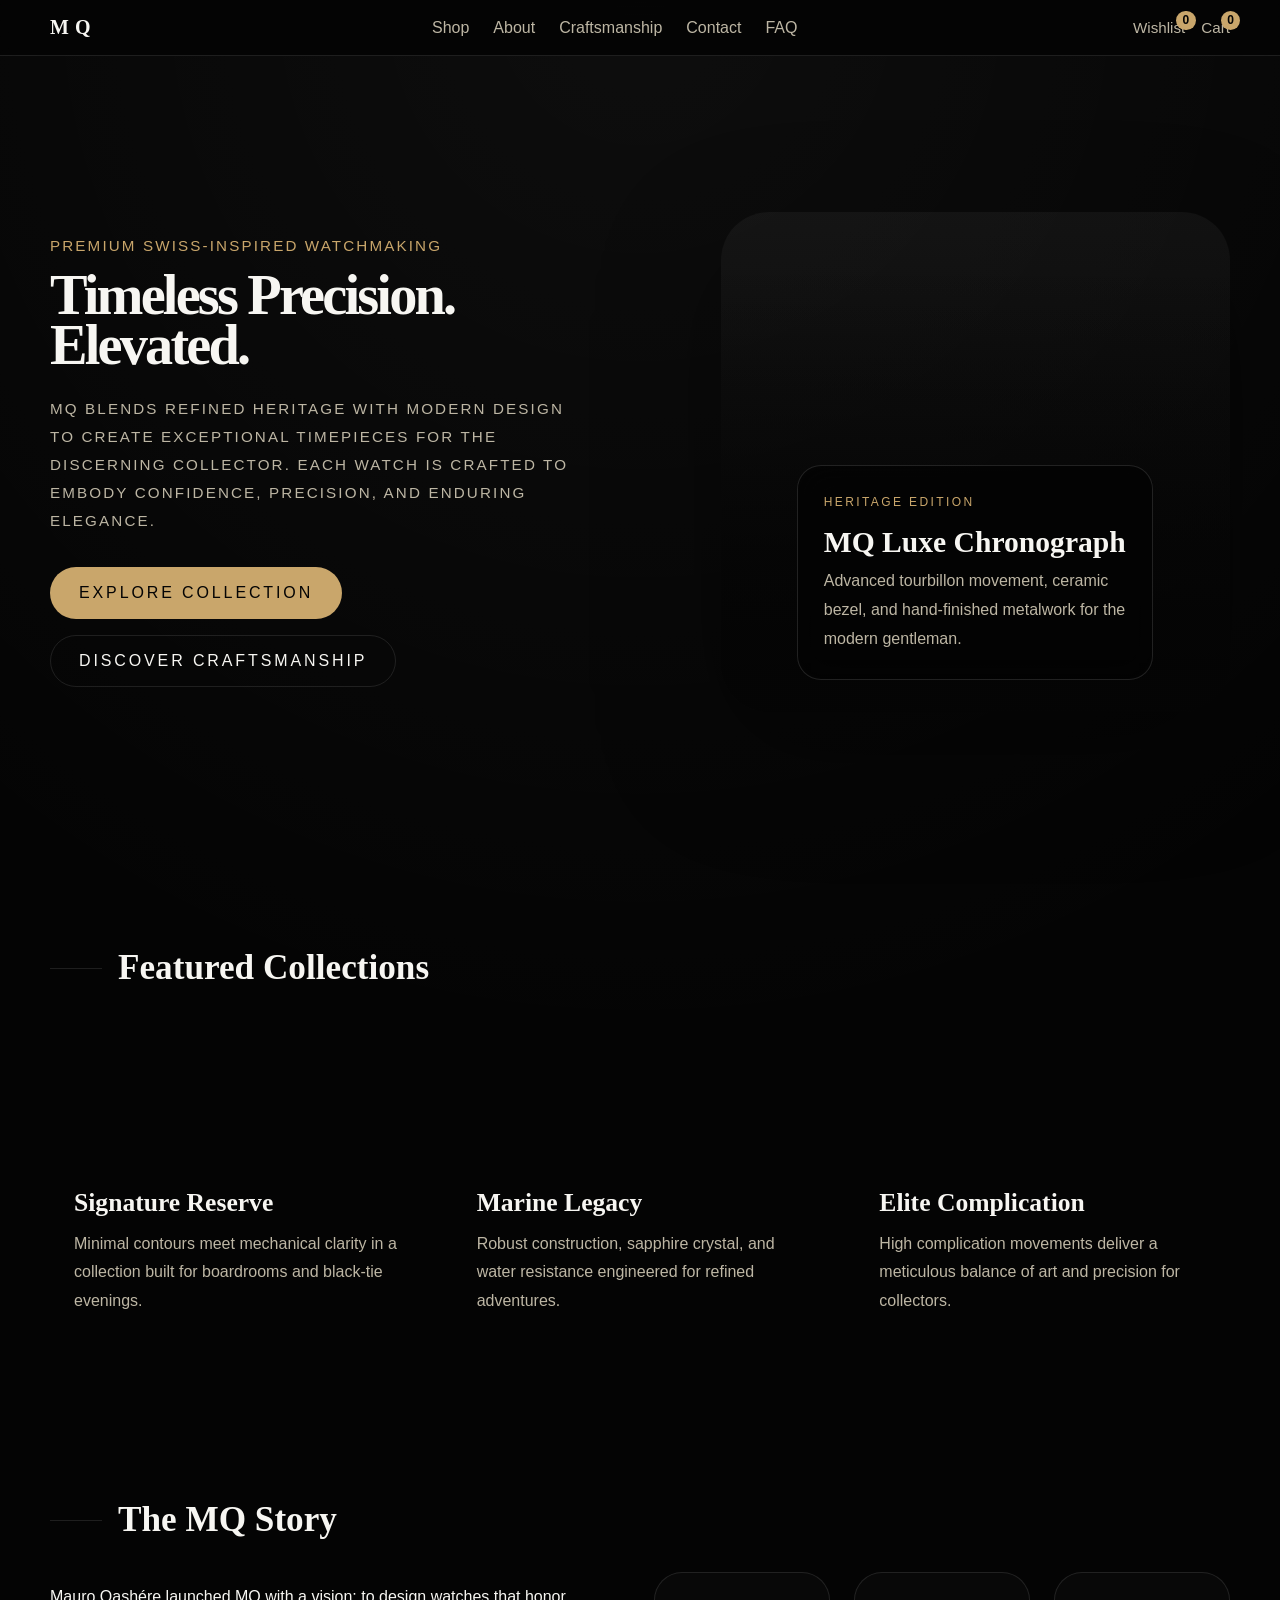
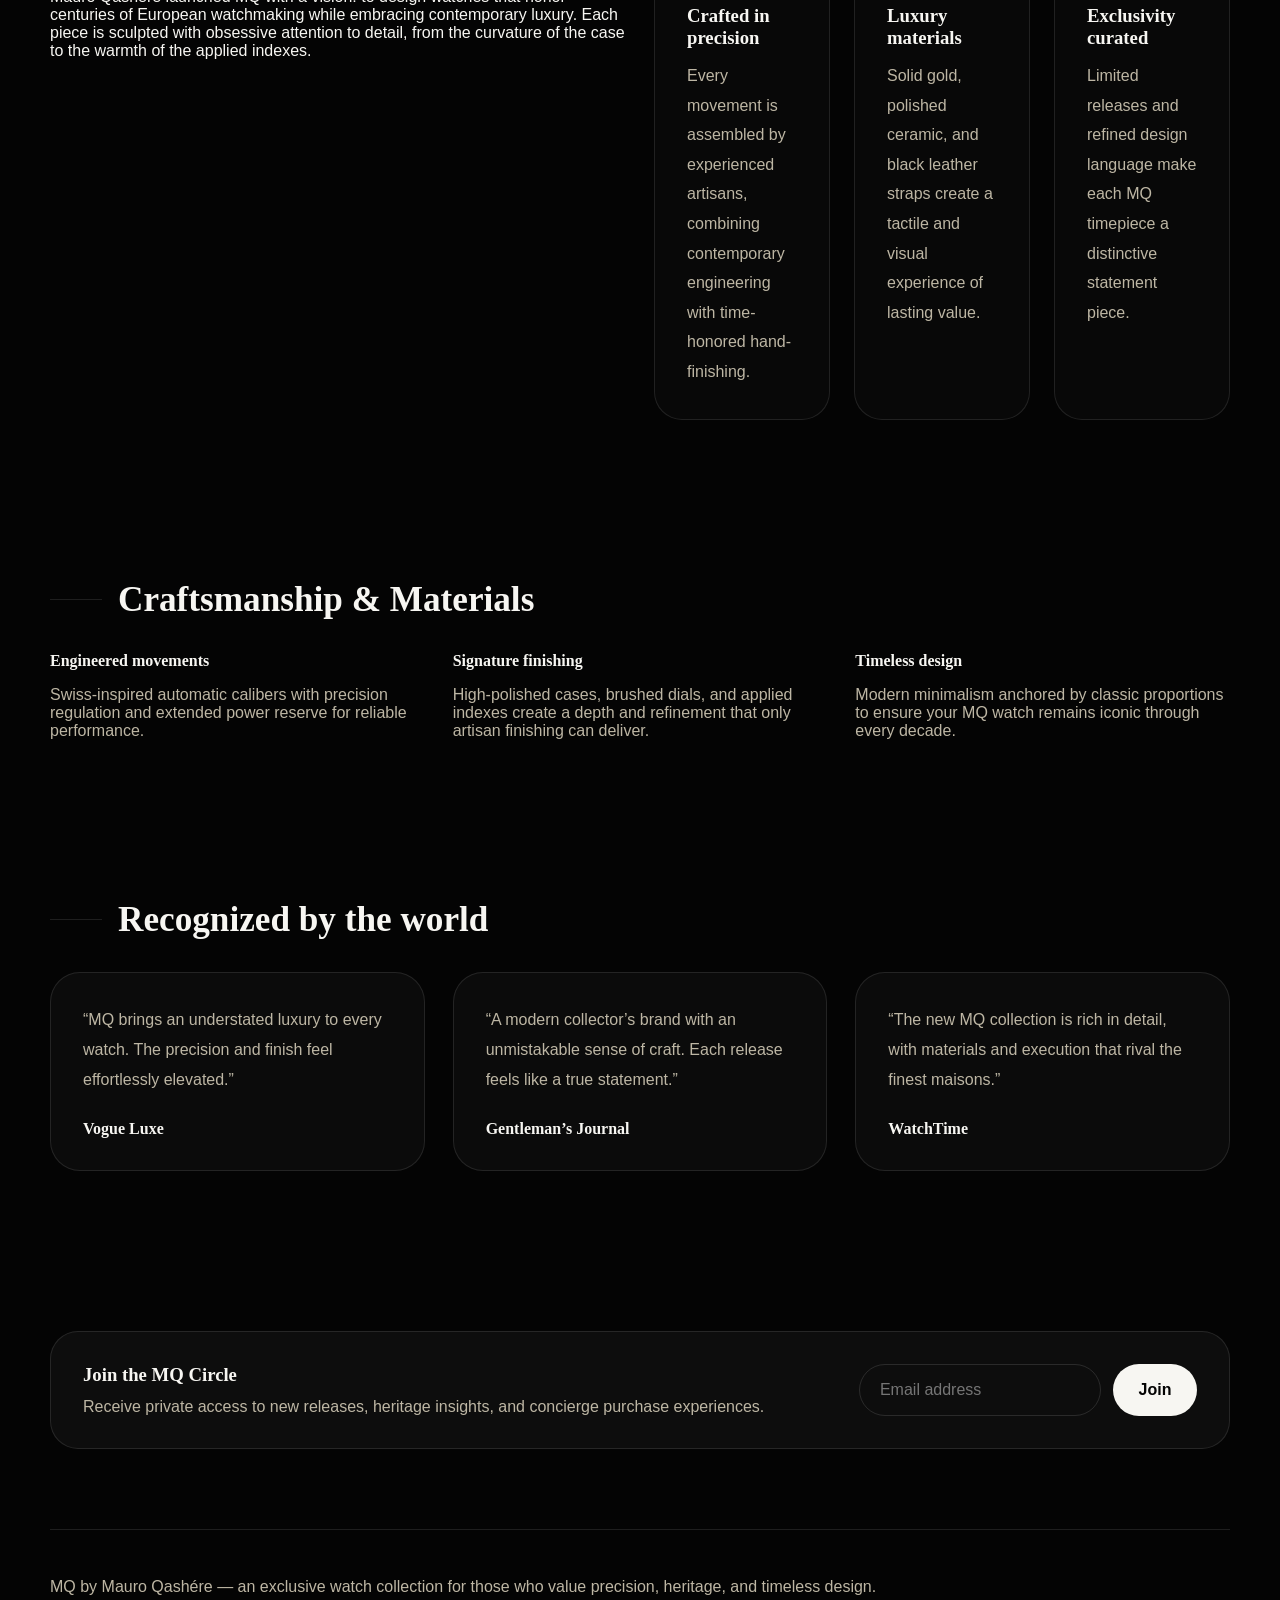
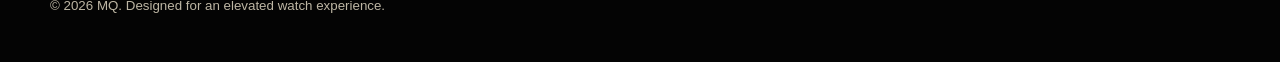
<file: index.html>
<!DOCTYPE html>
<html lang="en">
<head>
  <meta charset="UTF-8">
  <meta name="viewport" content="width=device-width, initial-scale=1.0">
  <meta name="description" content="MQ by Mauro Qashére presents luxury Swiss-inspired watches grounded in modern elegance, precision, and heritage craftsmanship.">
  <meta name="keywords" content="luxury watches, premium timepieces, Swiss-inspired craftsmanship, MQ watch brand, Mauro Qashére">
  <title>MQ | Timeless Precision. Elevated.</title>
  <link rel="stylesheet" href="styles.css">
</head>
<body>
  <header class="site-header">
    <div class="container navbar">
      <a class="brand-logo" href="index.html">MQ</a>
      <nav class="nav-links">
        <a href="shop.html">Shop</a>
        <a href="about.html">About</a>
        <a href="craftsmanship.html">Craftsmanship</a>
        <a href="contact.html">Contact</a>
        <a href="faq.html">FAQ</a>
      </nav>
      <div class="nav-actions">
        <a class="nav-action" href="wishlist.html">Wishlist <span id="wish-count">0</span></a>
        <a class="nav-action" href="cart.html">Cart <span id="cart-count">0</span></a>
      </div>
    </div>
  </header>

  <main class="container">
    <section class="hero">
      <div class="hero-grid">
        <div class="hero-copy">
          <p>Premium Swiss-inspired watchmaking</p>
          <h1>Timeless Precision. Elevated.</h1>
          <p class="lead">MQ blends refined heritage with modern design to create exceptional timepieces for the discerning collector. Each watch is crafted to embody confidence, precision, and enduring elegance.</p>
          <div class="hero-actions">
            <a class="btn-primary" href="shop.html">Explore Collection</a>
            <a class="btn-secondary" href="craftsmanship.html">Discover Craftsmanship</a>
          </div>
        </div>
        <div class="hero-visual">
          <video class="hero-video" autoplay muted loop playsinline>
            <source src="https://assets.mixkit.co/videos/preview/mixkit-luxury-watch-macro-shot-in-motion-55616-large.mp4" type="video/mp4">
          </video>
          <div class="hero-overlay"></div>
          <div class="hero-face">
            <div>
              <span>Heritage Edition</span>
              <h2>MQ Luxe Chronograph</h2>
              <p>Advanced tourbillon movement, ceramic bezel, and hand-finished metalwork for the modern gentleman.</p>
            </div>
          </div>
        </div>
      </div>
    </section>

    <section class="section">
      <div class="section-title"><span></span><h2>Featured Collections</h2></div>
      <div class="preview-grid">
        <article class="preview-card">
          <div class="preview-copy">
            <h3>Signature Reserve</h3>
            <p>Minimal contours meet mechanical clarity in a collection built for boardrooms and black-tie evenings.</p>
          </div>
        </article>
        <article class="preview-card">
          <div class="preview-copy">
            <h3>Marine Legacy</h3>
            <p>Robust construction, sapphire crystal, and water resistance engineered for refined adventures.</p>
          </div>
        </article>
        <article class="preview-card">
          <div class="preview-copy">
            <h3>Elite Complication</h3>
            <p>High complication movements deliver a meticulous balance of art and precision for collectors.</p>
          </div>
        </article>
      </div>
    </section>

    <section class="section">
      <div class="section-title"><span></span><h2>The MQ Story</h2></div>
      <div class="grid grid-2">
        <div>
          <p class="lead">Mauro Qashére launched MQ with a vision: to design watches that honor centuries of European watchmaking while embracing contemporary luxury. Each piece is sculpted with obsessive attention to detail, from the curvature of the case to the warmth of the applied indexes.</p>
        </div>
        <div class="highlight-group">
          <article class="highlight-card">
            <h3>Crafted in precision</h3>
            <p>Every movement is assembled by experienced artisans, combining contemporary engineering with time-honored hand-finishing.</p>
          </article>
          <article class="highlight-card">
            <h3>Luxury materials</h3>
            <p>Solid gold, polished ceramic, and black leather straps create a tactile and visual experience of lasting value.</p>
          </article>
          <article class="highlight-card">
            <h3>Exclusivity curated</h3>
            <p>Limited releases and refined design language make each MQ timepiece a distinctive statement piece.</p>
          </article>
        </div>
      </div>
    </section>

    <section class="section">
      <div class="section-title"><span></span><h2>Craftsmanship & Materials</h2></div>
      <div class="grid grid-3">
        <div class="feature-card">
          <h4>Engineered movements</h4>
          <p>Swiss-inspired automatic calibers with precision regulation and extended power reserve for reliable performance.</p>
        </div>
        <div class="feature-card">
          <h4>Signature finishing</h4>
          <p>High-polished cases, brushed dials, and applied indexes create a depth and refinement that only artisan finishing can deliver.</p>
        </div>
        <div class="feature-card">
          <h4>Timeless design</h4>
          <p>Modern minimalism anchored by classic proportions to ensure your MQ watch remains iconic through every decade.</p>
        </div>
      </div>
    </section>

    <section class="section">
      <div class="section-title"><span></span><h2>Recognized by the world</h2></div>
      <div class="grid grid-3">
        <article class="testimonial-card">
          <p>“MQ brings an understated luxury to every watch. The precision and finish feel effortlessly elevated.”</p>
          <strong>Vogue Luxe</strong>
        </article>
        <article class="testimonial-card">
          <p>“A modern collector’s brand with an unmistakable sense of craft. Each release feels like a true statement.”</p>
          <strong>Gentleman’s Journal</strong>
        </article>
        <article class="testimonial-card">
          <p>“The new MQ collection is rich in detail, with materials and execution that rival the finest maisons.”</p>
          <strong>WatchTime</strong>
        </article>
      </div>
    </section>

    <section class="section">
      <div class="newsletter">
        <div class="newsletter-content">
          <h3>Join the MQ Circle</h3>
          <p>Receive private access to new releases, heritage insights, and concierge purchase experiences.</p>
        </div>
        <form id="newsletter-form" class="newsletter-form">
          <input type="email" name="email" placeholder="Email address" aria-label="Email address">
          <button type="submit">Join</button>
        </form>
      </div>
    </section>
  </main>

  <footer class="container footer">
    <p>MQ by Mauro Qashére — an exclusive watch collection for those who value precision, heritage, and timeless design.</p>
    <small>© 2026 MQ. Designed for an elevated watch experience.</small>
  </footer>

  <script src="script.js"></script>
</body>
</html>
</file>
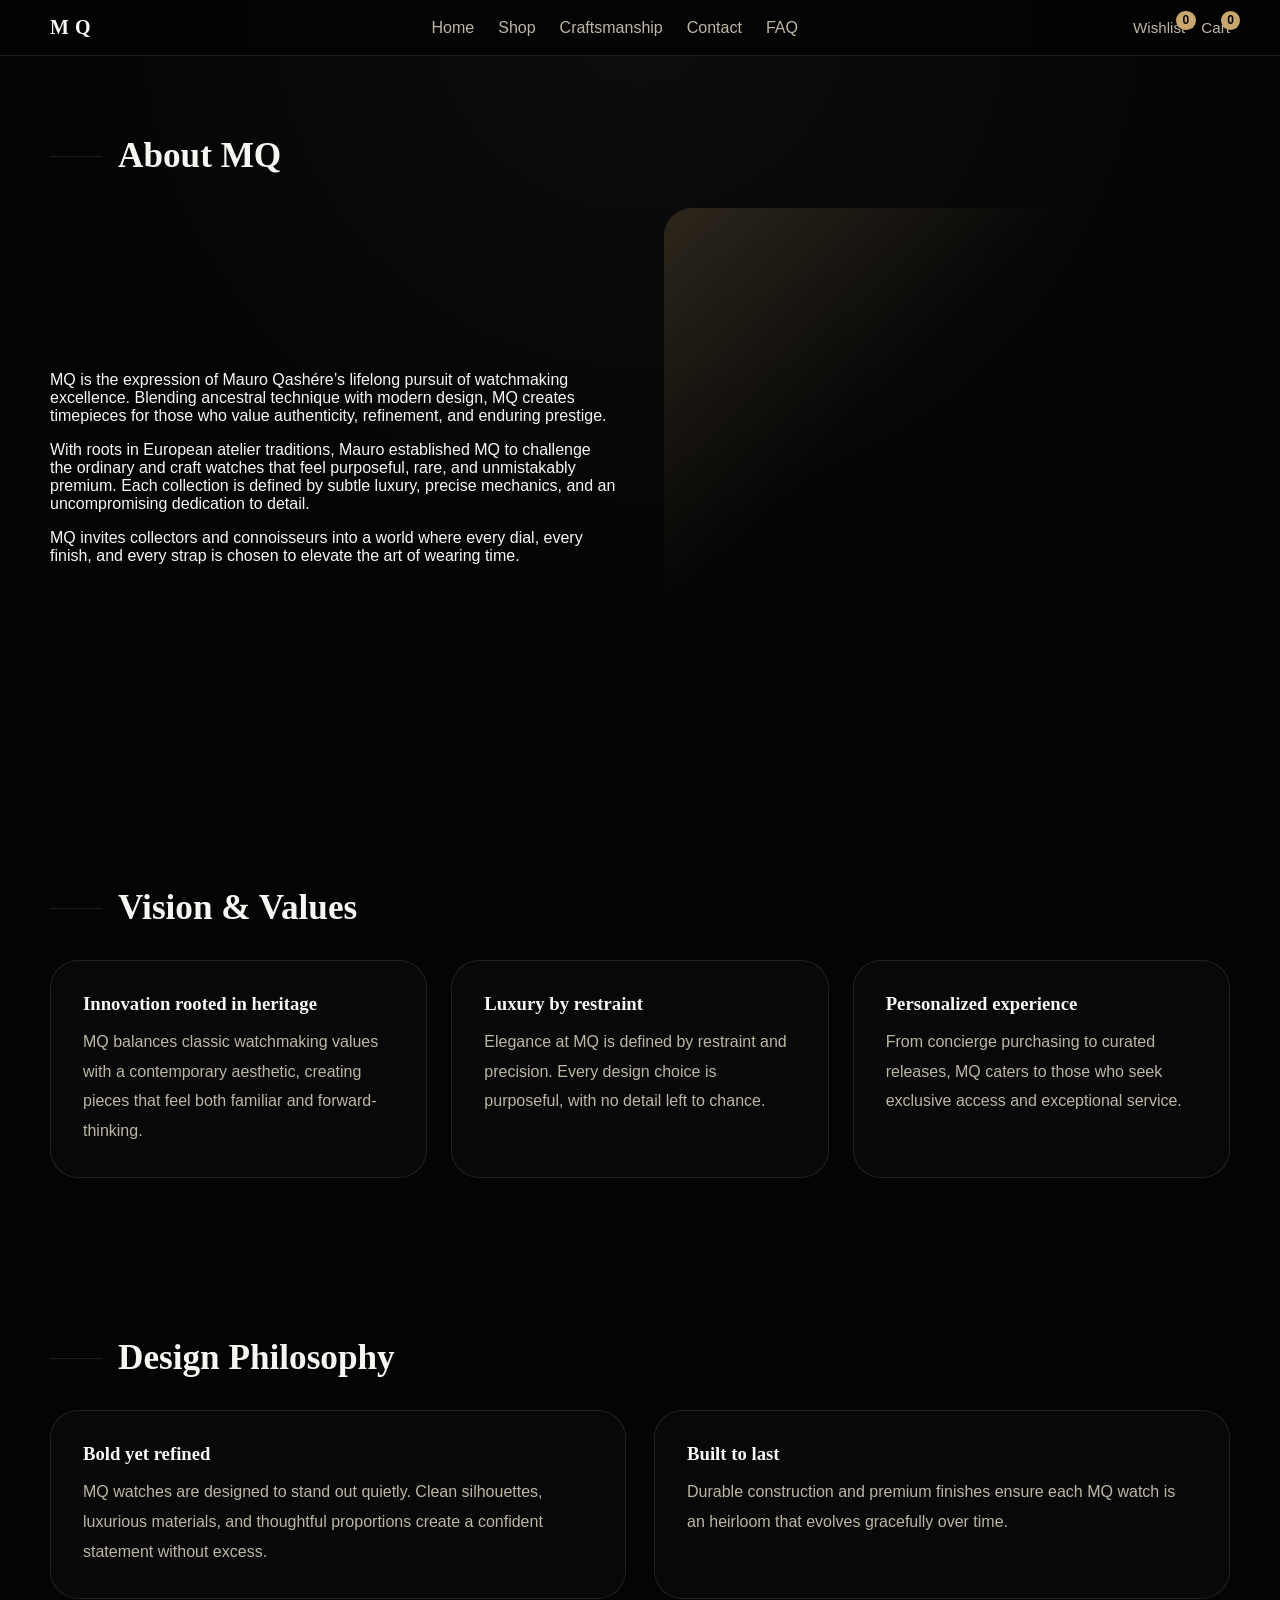
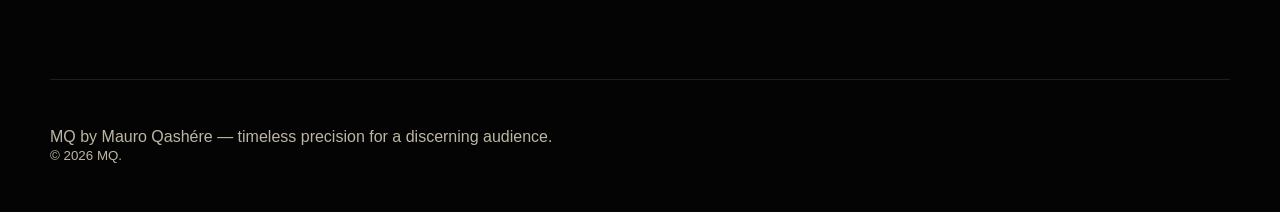
<file: about.html>
<!DOCTYPE html>
<html lang="en">
<head>
  <meta charset="UTF-8">
  <meta name="viewport" content="width=device-width, initial-scale=1.0">
  <meta name="description" content="About MQ and Mauro Qashére - the visionary behind refined luxury watchmaking and timeless design.">
  <meta name="keywords" content="MQ about, Mauro Qashére, luxury watch brand, watchmaker story, premium timepieces">
  <title>About MQ | Mauro Qashére</title>
  <link rel="stylesheet" href="styles.css">
</head>
<body>
  <header class="site-header">
    <div class="container navbar">
      <a class="brand-logo" href="index.html">MQ</a>
      <nav class="nav-links">
        <a href="index.html">Home</a>
        <a href="shop.html">Shop</a>
        <a href="craftsmanship.html">Craftsmanship</a>
        <a href="contact.html">Contact</a>
        <a href="faq.html">FAQ</a>
      </nav>
      <div class="nav-actions">
        <a class="nav-action" href="wishlist.html">Wishlist <span id="wish-count">0</span></a>
        <a class="nav-action" href="cart.html">Cart <span id="cart-count">0</span></a>
      </div>
    </div>
  </header>
  <main class="container">
    <section class="section">
      <div class="section-title"><span></span><h2>About MQ</h2></div>
      <div class="grid grid-2" style="gap: 3rem; align-items: center;">
        <div>
          <p class="lead">MQ is the expression of Mauro Qashére’s lifelong pursuit of watchmaking excellence. Blending ancestral technique with modern design, MQ creates timepieces for those who value authenticity, refinement, and enduring prestige.</p>
          <p>With roots in European atelier traditions, Mauro established MQ to challenge the ordinary and craft watches that feel purposeful, rare, and unmistakably premium. Each collection is defined by subtle luxury, precise mechanics, and an uncompromising dedication to detail.</p>
          <p>MQ invites collectors and connoisseurs into a world where every dial, every finish, and every strap is chosen to elevate the art of wearing time.</p>
        </div>
        <div>
          <div class="card-hero" style="background-image: url('https://images.unsplash.com/photo-1522312346375-d1a52e2b99b3?auto=format&fit=crop&w=1100&q=80'); background-size: cover; min-height: 520px;"></div>
        </div>
      </div>
    </section>
    <section class="section">
      <div class="section-title"><span></span><h2>Vision & Values</h2></div>
      <div class="highlight-group">
        <article class="highlight-card">
          <h3>Innovation rooted in heritage</h3>
          <p>MQ balances classic watchmaking values with a contemporary aesthetic, creating pieces that feel both familiar and forward-thinking.</p>
        </article>
        <article class="highlight-card">
          <h3>Luxury by restraint</h3>
          <p>Elegance at MQ is defined by restraint and precision. Every design choice is purposeful, with no detail left to chance.</p>
        </article>
        <article class="highlight-card">
          <h3>Personalized experience</h3>
          <p>From concierge purchasing to curated releases, MQ caters to those who seek exclusive access and exceptional service.</p>
        </article>
      </div>
    </section>
    <section class="section">
      <div class="section-title"><span></span><h2>Design Philosophy</h2></div>
      <div class="grid grid-2">
        <div class="highlight-card">
          <h3>Bold yet refined</h3>
          <p>MQ watches are designed to stand out quietly. Clean silhouettes, luxurious materials, and thoughtful proportions create a confident statement without excess.</p>
        </div>
        <div class="highlight-card">
          <h3>Built to last</h3>
          <p>Durable construction and premium finishes ensure each MQ watch is an heirloom that evolves gracefully over time.</p>
        </div>
      </div>
    </section>
  </main>
  <footer class="container footer">
    <p>MQ by Mauro Qashére — timeless precision for a discerning audience.</p>
    <small>© 2026 MQ.</small>
  </footer>
  <script src="script.js"></script>
</body>
</html>
</file>
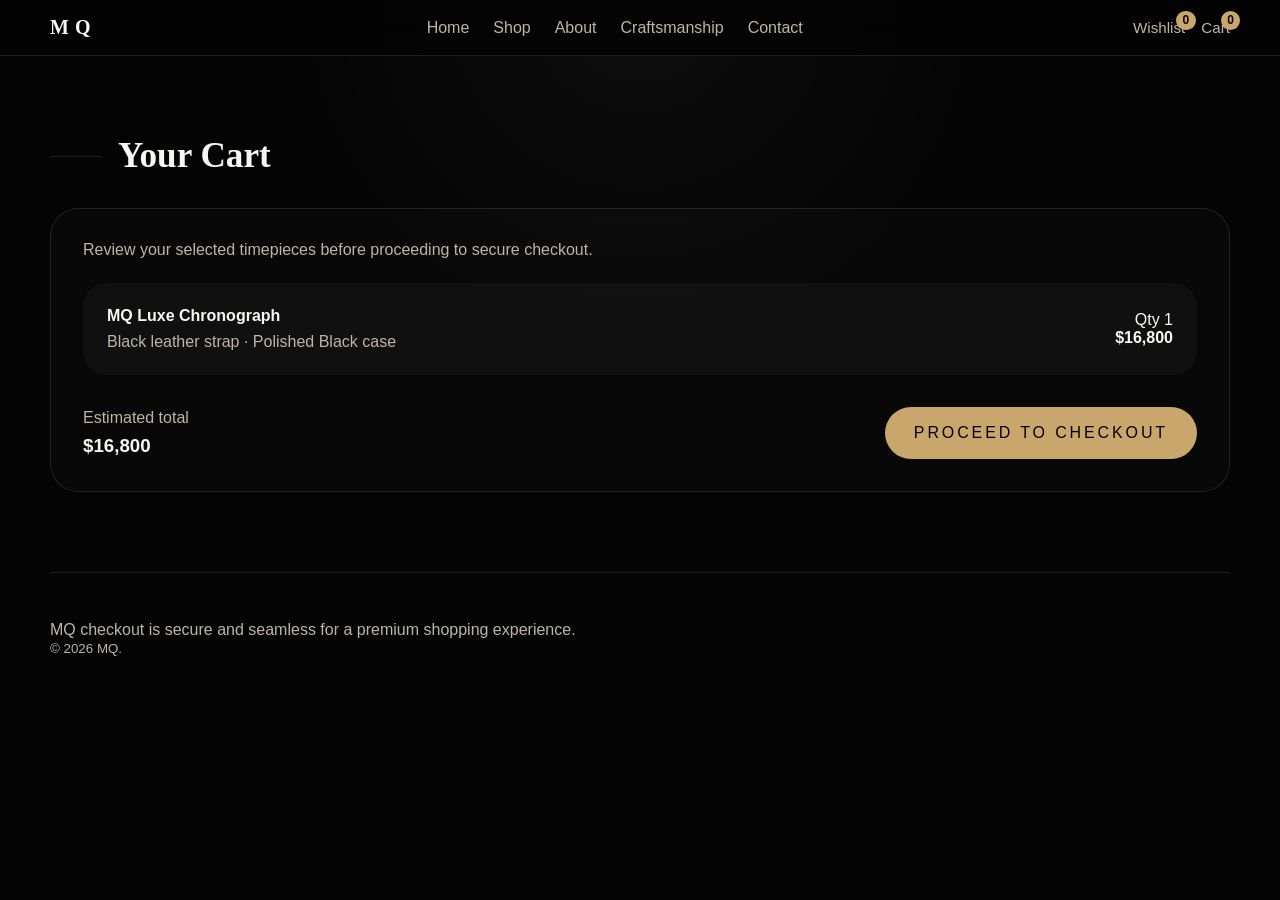
<file: cart.html>
<!DOCTYPE html>
<html lang="en">
<head>
  <meta charset="UTF-8">
  <meta name="viewport" content="width=device-width, initial-scale=1.0">
  <meta name="description" content="MQ shopping cart - review selected luxury watches and continue to checkout with a secure premium experience.">
  <meta name="keywords" content="MQ cart, luxury watch cart, checkout, premium timepieces, shopping basket">
  <title>Cart | MQ Luxury Watches</title>
  <link rel="stylesheet" href="styles.css">
</head>
<body>
  <header class="site-header">
    <div class="container navbar">
      <a class="brand-logo" href="index.html">MQ</a>
      <nav class="nav-links">
        <a href="index.html">Home</a>
        <a href="shop.html">Shop</a>
        <a href="about.html">About</a>
        <a href="craftsmanship.html">Craftsmanship</a>
        <a href="contact.html">Contact</a>
      </nav>
      <div class="nav-actions">
        <a class="nav-action" href="wishlist.html">Wishlist <span id="wish-count">0</span></a>
        <a class="nav-action" href="cart.html">Cart <span id="cart-count">0</span></a>
      </div>
    </div>
  </header>
  <main class="container">
    <section class="section">
      <div class="section-title"><span></span><h2>Your Cart</h2></div>
      <div class="card" style="padding: 2rem;">
        <p style="margin: 0 0 1.5rem; color: var(--muted);">Review your selected timepieces before proceeding to secure checkout.</p>
        <div style="display: grid; gap: 1rem;">
          <div style="display: flex; justify-content: space-between; gap: 1rem; padding: 1.5rem; background: rgba(255,255,255,0.03); border-radius: 24px; align-items: center;">
            <div>
              <strong>MQ Luxe Chronograph</strong>
              <p style="margin: 0.5rem 0 0; color: var(--muted);">Black leather strap · Polished Black case</p>
            </div>
            <div style="text-align: right;">
              <p style="margin: 0;">Qty 1</p>
              <strong>$16,800</strong>
            </div>
          </div>
        </div>
        <div style="display: flex; justify-content: space-between; align-items: center; margin-top: 2rem; gap: 1rem; flex-wrap: wrap;">
          <div>
            <p style="margin: 0; color: var(--muted);">Estimated total</p>
            <h3 style="margin: 0.5rem 0 0;">$16,800</h3>
          </div>
          <a class="btn-primary" href="checkout.html">Proceed to Checkout</a>
        </div>
      </div>
    </section>
  </main>
  <footer class="container footer">
    <p>MQ checkout is secure and seamless for a premium shopping experience.</p>
    <small>© 2026 MQ.</small>
  </footer>
  <script src="script.js"></script>
</body>
</html>
</file>
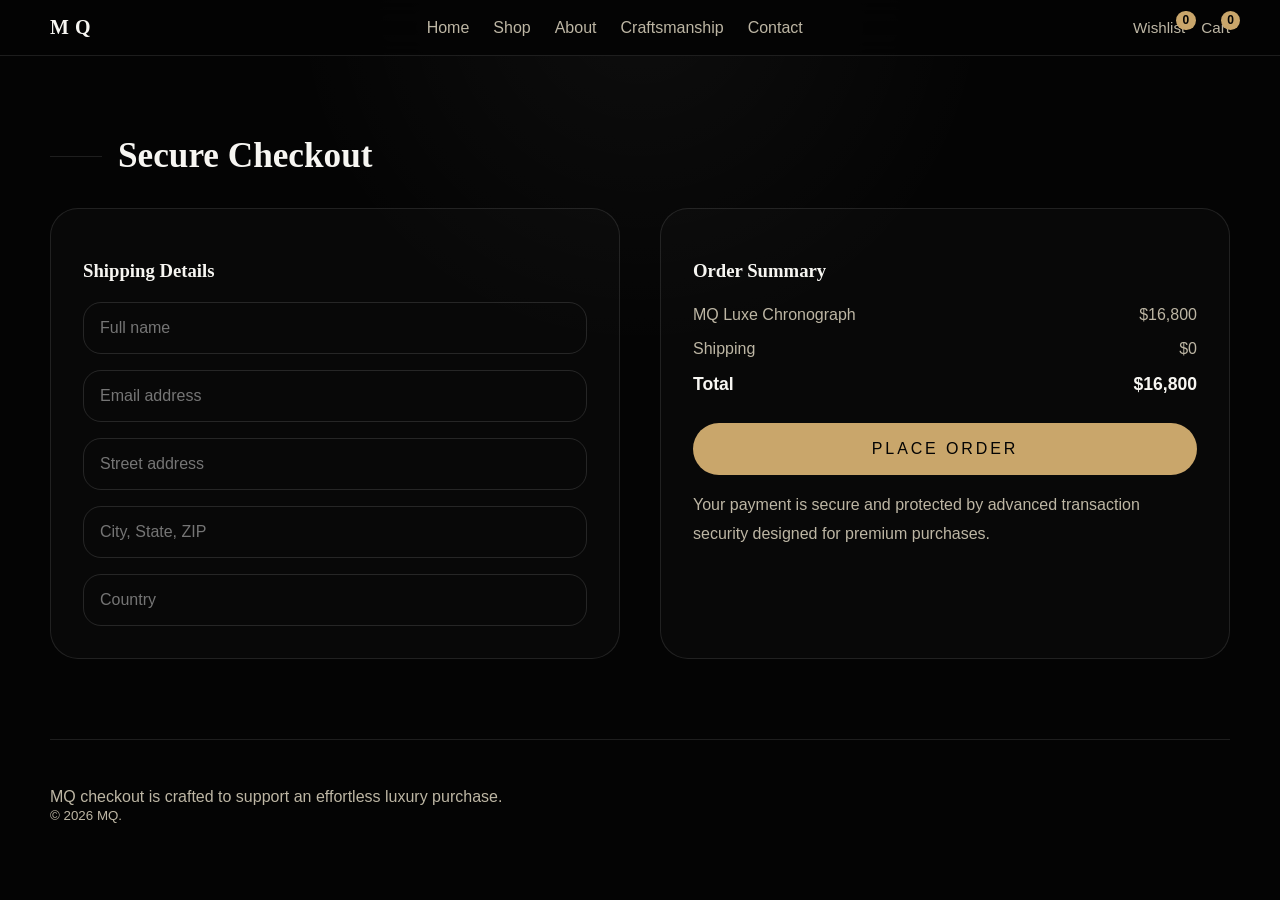
<file: checkout.html>
<!DOCTYPE html>
<html lang="en">
<head>
  <meta charset="UTF-8">
  <meta name="viewport" content="width=device-width, initial-scale=1.0">
  <meta name="description" content="Secure checkout for MQ luxury watches with premium shipping, payment, and order confirmation.">
  <meta name="keywords" content="MQ checkout, luxury watch checkout, secure payment, premium timepieces purchase">
  <title>Checkout | MQ Luxury Watches</title>
  <link rel="stylesheet" href="styles.css">
</head>
<body>
  <header class="site-header">
    <div class="container navbar">
      <a class="brand-logo" href="index.html">MQ</a>
      <nav class="nav-links">
        <a href="index.html">Home</a>
        <a href="shop.html">Shop</a>
        <a href="about.html">About</a>
        <a href="craftsmanship.html">Craftsmanship</a>
        <a href="contact.html">Contact</a>
      </nav>
      <div class="nav-actions">
        <a class="nav-action" href="wishlist.html">Wishlist <span id="wish-count">0</span></a>
        <a class="nav-action" href="cart.html">Cart <span id="cart-count">0</span></a>
      </div>
    </div>
  </header>
  <main class="container">
    <section class="section">
      <div class="section-title"><span></span><h2>Secure Checkout</h2></div>
      <div class="grid grid-2" style="gap: 2.5rem;">
        <div class="card" style="padding: 2rem;">
          <h3 style="font-family: Georgia, 'Times New Roman', serif;">Shipping Details</h3>
          <form style="display: grid; gap: 1rem; margin-top: 1.25rem;">
            <input type="text" placeholder="Full name" style="width: 100%; border-radius: 18px; border: 1px solid rgba(255,255,255,0.12); background: transparent; color: var(--text); padding: 1rem;">
            <input type="email" placeholder="Email address" style="width: 100%; border-radius: 18px; border: 1px solid rgba(255,255,255,0.12); background: transparent; color: var(--text); padding: 1rem;">
            <input type="text" placeholder="Street address" style="width: 100%; border-radius: 18px; border: 1px solid rgba(255,255,255,0.12); background: transparent; color: var(--text); padding: 1rem;">
            <input type="text" placeholder="City, State, ZIP" style="width: 100%; border-radius: 18px; border: 1px solid rgba(255,255,255,0.12); background: transparent; color: var(--text); padding: 1rem;">
            <input type="text" placeholder="Country" style="width: 100%; border-radius: 18px; border: 1px solid rgba(255,255,255,0.12); background: transparent; color: var(--text); padding: 1rem;">
          </form>
        </div>
        <div class="card" style="padding: 2rem;">
          <h3 style="font-family: Georgia, 'Times New Roman', serif;">Order Summary</h3>
          <div style="margin-top: 1.5rem; display: grid; gap: 1rem;">
            <div style="display: flex; justify-content: space-between; color: var(--muted);">
              <span>MQ Luxe Chronograph</span>
              <span>$16,800</span>
            </div>
            <div style="display: flex; justify-content: space-between; color: var(--muted);">
              <span>Shipping</span>
              <span>$0</span>
            </div>
            <div style="display: flex; justify-content: space-between; font-weight: 700; font-size: 1.1rem;">
              <span>Total</span>
              <span>$16,800</span>
            </div>
          </div>
          <button class="btn-primary" style="width: 100%; margin-top: 1.75rem;">Place Order</button>
          <p style="margin-top: 1rem; color: var(--muted); line-height: 1.8;">Your payment is secure and protected by advanced transaction security designed for premium purchases.</p>
        </div>
      </div>
    </section>
  </main>
  <footer class="container footer">
    <p>MQ checkout is crafted to support an effortless luxury purchase.</p>
    <small>© 2026 MQ.</small>
  </footer>
  <script src="script.js"></script>
</body>
</html>
</file>
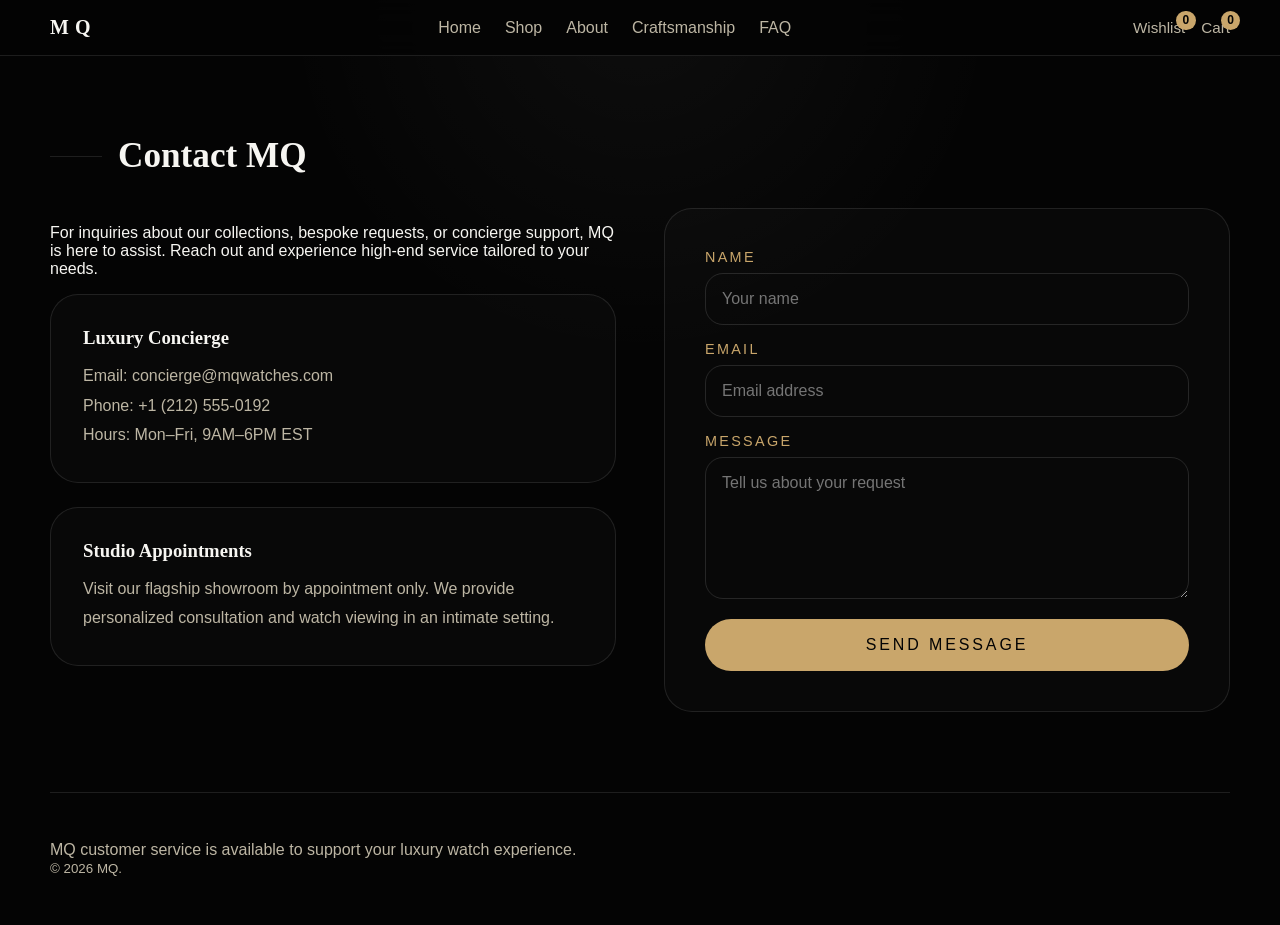
<file: contact.html>
<!DOCTYPE html>
<html lang="en">
<head>
  <meta charset="UTF-8">
  <meta name="viewport" content="width=device-width, initial-scale=1.0">
  <meta name="description" content="Contact MQ customer support for inquiries about luxury watches, orders, and concierge service.">
  <meta name="keywords" content="MQ contact, luxury watch inquiries, customer support, concierge service, Mauro Qashére">
  <title>Contact | MQ Luxury Watches</title>
  <link rel="stylesheet" href="styles.css">
</head>
<body>
  <header class="site-header">
    <div class="container navbar">
      <a class="brand-logo" href="index.html">MQ</a>
      <nav class="nav-links">
        <a href="index.html">Home</a>
        <a href="shop.html">Shop</a>
        <a href="about.html">About</a>
        <a href="craftsmanship.html">Craftsmanship</a>
        <a href="faq.html">FAQ</a>
      </nav>
      <div class="nav-actions">
        <a class="nav-action" href="wishlist.html">Wishlist <span id="wish-count">0</span></a>
        <a class="nav-action" href="cart.html">Cart <span id="cart-count">0</span></a>
      </div>
    </div>
  </header>
  <main class="container">
    <section class="section">
      <div class="section-title"><span></span><h2>Contact MQ</h2></div>
      <div class="grid grid-2" style="gap: 3rem; align-items: start;">
        <div>
          <p class="lead">For inquiries about our collections, bespoke requests, or concierge support, MQ is here to assist. Reach out and experience high-end service tailored to your needs.</p>
          <div class="highlight-card">
            <h3>Luxury Concierge</h3>
            <p>Email: concierge@mqwatches.com</p>
            <p>Phone: +1 (212) 555-0192</p>
            <p>Hours: Mon–Fri, 9AM–6PM EST</p>
          </div>
          <div class="highlight-card" style="margin-top: 1.5rem;">
            <h3>Studio Appointments</h3>
            <p>Visit our flagship showroom by appointment only. We provide personalized consultation and watch viewing in an intimate setting.</p>
          </div>
        </div>
        <div class="card" style="padding: 2.5rem;">
          <form style="display: grid; gap: 1rem;">
            <label>
              <span style="display: block; margin-bottom: 0.5rem; font-size: 0.9rem; text-transform: uppercase; letter-spacing: 0.16em; color: var(--gold);">Name</span>
              <input type="text" placeholder="Your name" style="width: 100%; border-radius: 18px; border: 1px solid rgba(255,255,255,0.12); background: transparent; color: var(--text); padding: 1rem;">
            </label>
            <label>
              <span style="display: block; margin-bottom: 0.5rem; font-size: 0.9rem; text-transform: uppercase; letter-spacing: 0.16em; color: var(--gold);">Email</span>
              <input type="email" placeholder="Email address" style="width: 100%; border-radius: 18px; border: 1px solid rgba(255,255,255,0.12); background: transparent; color: var(--text); padding: 1rem;">
            </label>
            <label>
              <span style="display: block; margin-bottom: 0.5rem; font-size: 0.9rem; text-transform: uppercase; letter-spacing: 0.16em; color: var(--gold);">Message</span>
              <textarea rows="6" placeholder="Tell us about your request" style="width: 100%; border-radius: 18px; border: 1px solid rgba(255,255,255,0.12); background: transparent; color: var(--text); padding: 1rem;"></textarea>
            </label>
            <button class="btn-primary" type="submit">Send Message</button>
          </form>
        </div>
      </div>
    </section>
  </main>
  <footer class="container footer">
    <p>MQ customer service is available to support your luxury watch experience.</p>
    <small>© 2026 MQ.</small>
  </footer>
  <script src="script.js"></script>
</body>
</html>
</file>
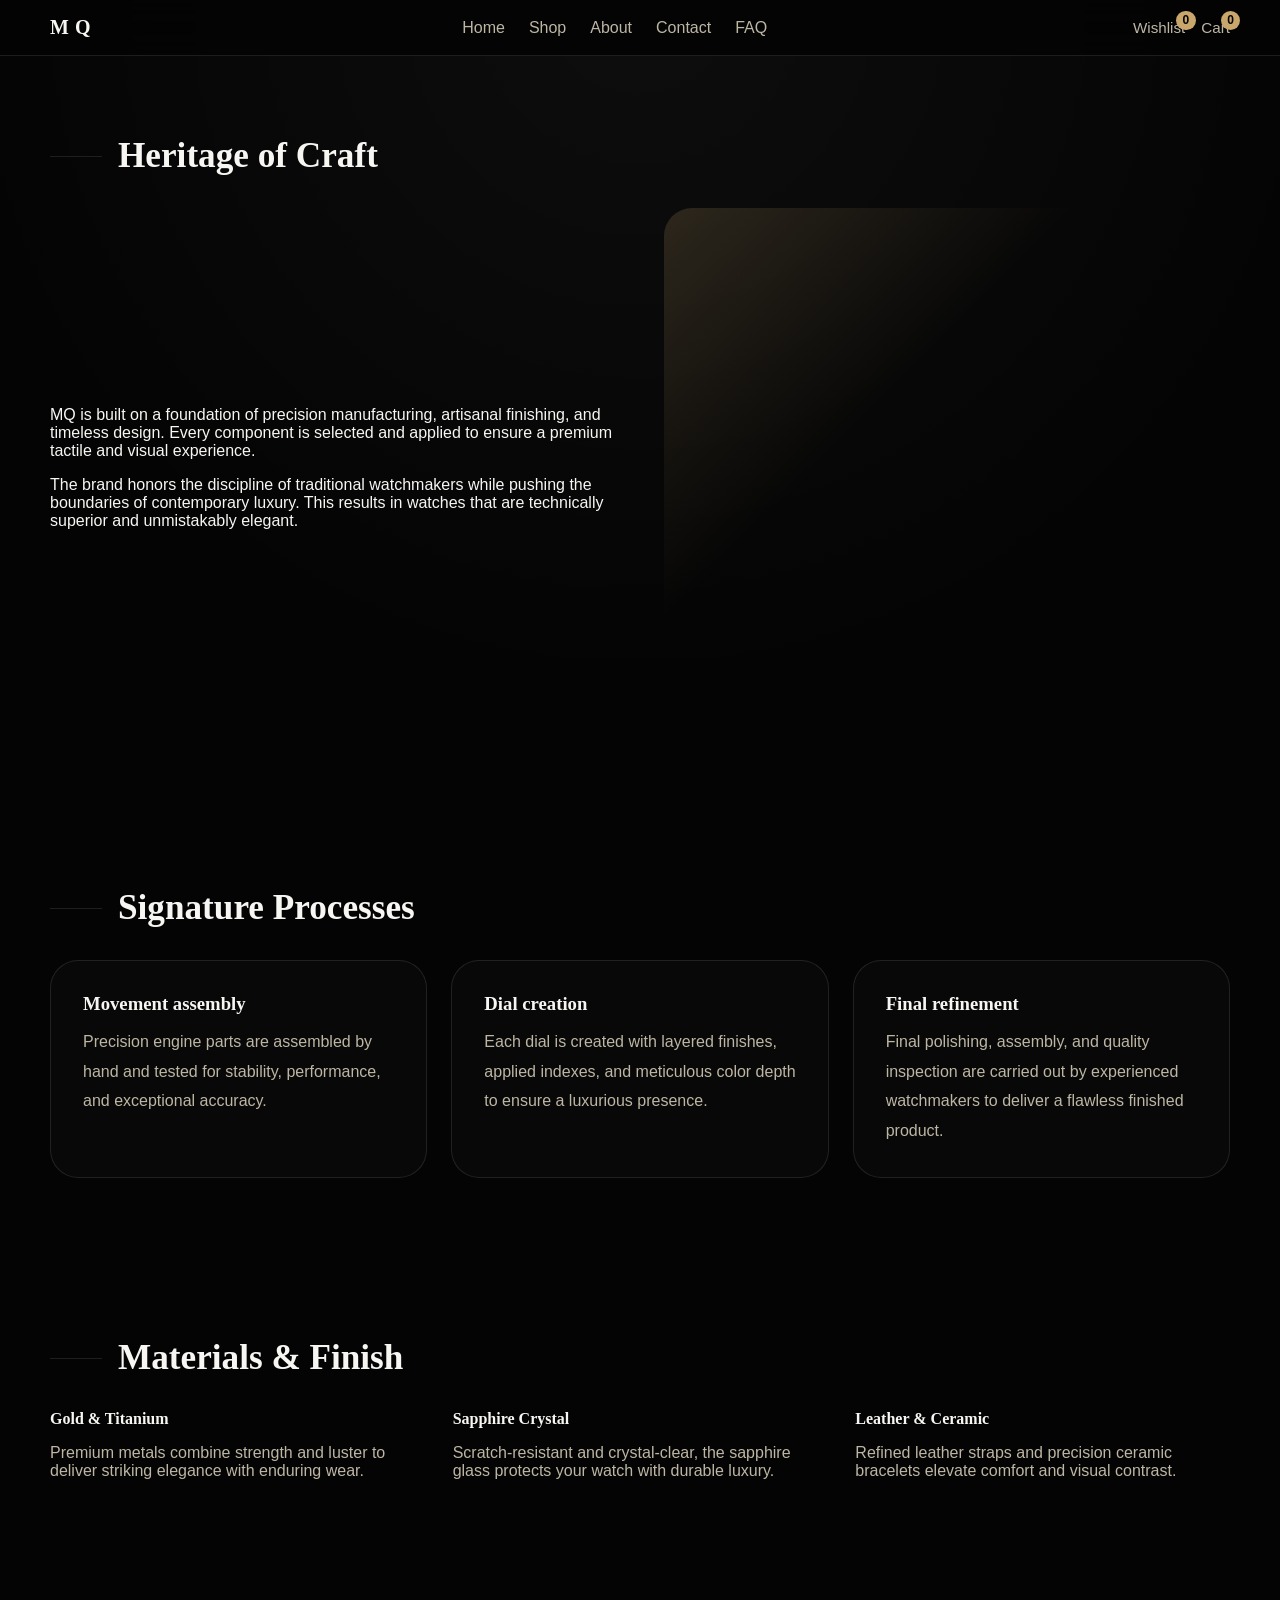
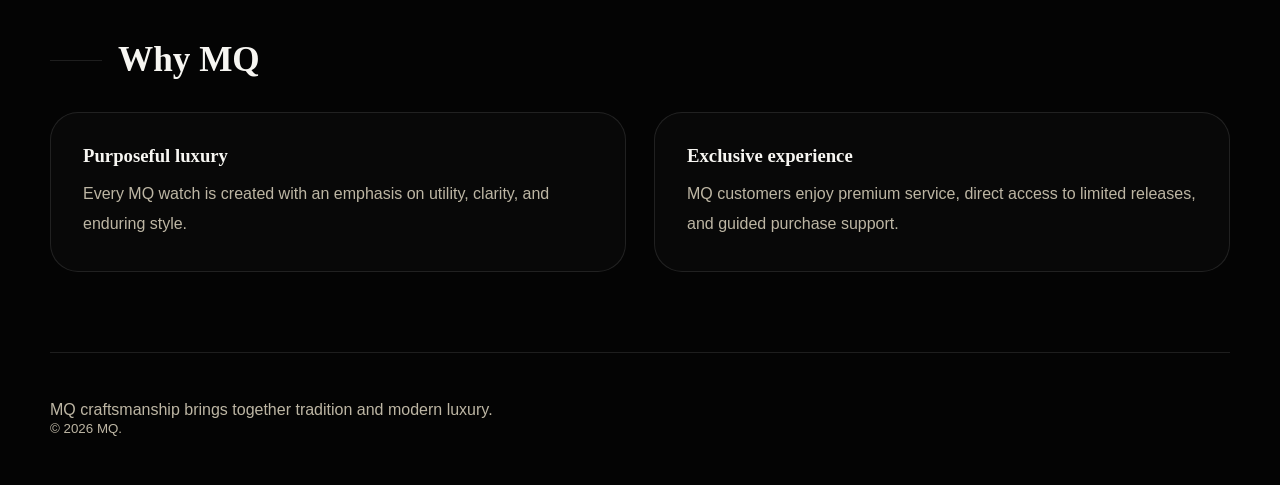
<file: craftsmanship.html>
<!DOCTYPE html>
<html lang="en">
<head>
  <meta charset="UTF-8">
  <meta name="viewport" content="width=device-width, initial-scale=1.0">
  <meta name="description" content="Discover MQ craftsmanship, materials, and the heritage of premium watchmaking behind each luxury timepiece.">
  <meta name="keywords" content="MQ craftsmanship, watchmaking heritage, premium watch materials, luxury timepiece craft">
  <title>Craftsmanship | MQ Luxury Watches</title>
  <link rel="stylesheet" href="styles.css">
</head>
<body>
  <header class="site-header">
    <div class="container navbar">
      <a class="brand-logo" href="index.html">MQ</a>
      <nav class="nav-links">
        <a href="index.html">Home</a>
        <a href="shop.html">Shop</a>
        <a href="about.html">About</a>
        <a href="contact.html">Contact</a>
        <a href="faq.html">FAQ</a>
      </nav>
      <div class="nav-actions">
        <a class="nav-action" href="wishlist.html">Wishlist <span id="wish-count">0</span></a>
        <a class="nav-action" href="cart.html">Cart <span id="cart-count">0</span></a>
      </div>
    </div>
  </header>
  <main class="container">
    <section class="section">
      <div class="section-title"><span></span><h2>Heritage of Craft</h2></div>
      <div class="grid grid-2" style="gap: 3rem; align-items: center;">
        <div>
          <p class="lead">MQ is built on a foundation of precision manufacturing, artisanal finishing, and timeless design. Every component is selected and applied to ensure a premium tactile and visual experience.</p>
          <p>The brand honors the discipline of traditional watchmakers while pushing the boundaries of contemporary luxury. This results in watches that are technically superior and unmistakably elegant.</p>
        </div>
        <div>
          <div class="card-hero" style="background-image: url('https://images.unsplash.com/photo-1517423440428-a5a00ad493e8?auto=format&fit=crop&w=1100&q=80'); background-size: cover; min-height: 520px;"></div>
        </div>
      </div>
    </section>
    <section class="section">
      <div class="section-title"><span></span><h2>Signature Processes</h2></div>
      <div class="highlight-group">
        <article class="highlight-card">
          <h3>Movement assembly</h3>
          <p>Precision engine parts are assembled by hand and tested for stability, performance, and exceptional accuracy.</p>
        </article>
        <article class="highlight-card">
          <h3>Dial creation</h3>
          <p>Each dial is created with layered finishes, applied indexes, and meticulous color depth to ensure a luxurious presence.</p>
        </article>
        <article class="highlight-card">
          <h3>Final refinement</h3>
          <p>Final polishing, assembly, and quality inspection are carried out by experienced watchmakers to deliver a flawless finished product.</p>
        </article>
      </div>
    </section>
    <section class="section">
      <div class="section-title"><span></span><h2>Materials & Finish</h2></div>
      <div class="grid grid-3">
        <div class="feature-card">
          <h4>Gold & Titanium</h4>
          <p>Premium metals combine strength and luster to deliver striking elegance with enduring wear.</p>
        </div>
        <div class="feature-card">
          <h4>Sapphire Crystal</h4>
          <p>Scratch-resistant and crystal-clear, the sapphire glass protects your watch with durable luxury.</p>
        </div>
        <div class="feature-card">
          <h4>Leather & Ceramic</h4>
          <p>Refined leather straps and precision ceramic bracelets elevate comfort and visual contrast.</p>
        </div>
      </div>
    </section>
    <section class="section">
      <div class="section-title"><span></span><h2>Why MQ</h2></div>
      <div class="grid grid-2">
        <div class="highlight-card">
          <h3>Purposeful luxury</h3>
          <p>Every MQ watch is created with an emphasis on utility, clarity, and enduring style.</p>
        </div>
        <div class="highlight-card">
          <h3>Exclusive experience</h3>
          <p>MQ customers enjoy premium service, direct access to limited releases, and guided purchase support.</p>
        </div>
      </div>
    </section>
  </main>
  <footer class="container footer">
    <p>MQ craftsmanship brings together tradition and modern luxury.</p>
    <small>© 2026 MQ.</small>
  </footer>
  <script src="script.js"></script>
</body>
</html>
</file>
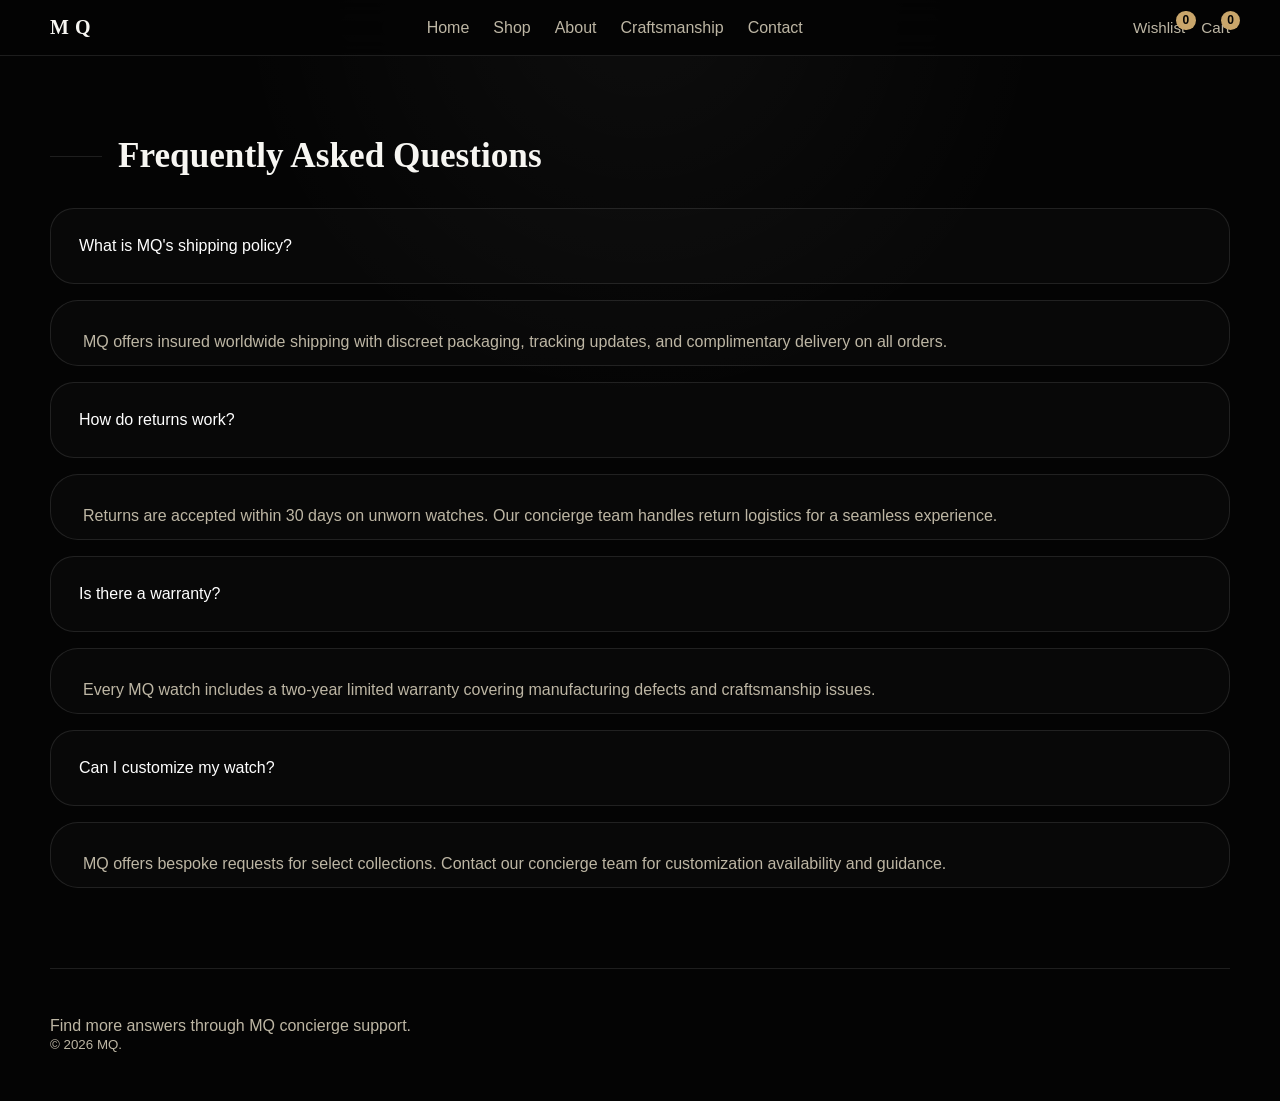
<file: faq.html>
<!DOCTYPE html>
<html lang="en">
<head>
  <meta charset="UTF-8">
  <meta name="viewport" content="width=device-width, initial-scale=1.0">
  <meta name="description" content="MQ FAQ - answers about luxury watch shipping, returns, warranties, and product details.">
  <meta name="keywords" content="MQ FAQ, luxury watch questions, shipping, returns, warranty, premium timepieces">
  <title>FAQ | MQ Luxury Watches</title>
  <link rel="stylesheet" href="styles.css">
</head>
<body>
  <header class="site-header">
    <div class="container navbar">
      <a class="brand-logo" href="index.html">MQ</a>
      <nav class="nav-links">
        <a href="index.html">Home</a>
        <a href="shop.html">Shop</a>
        <a href="about.html">About</a>
        <a href="craftsmanship.html">Craftsmanship</a>
        <a href="contact.html">Contact</a>
      </nav>
      <div class="nav-actions">
        <a class="nav-action" href="wishlist.html">Wishlist <span id="wish-count">0</span></a>
        <a class="nav-action" href="cart.html">Cart <span id="cart-count">0</span></a>
      </div>
    </div>
  </header>
  <main class="container">
    <section class="section">
      <div class="section-title"><span></span><h2>Frequently Asked Questions</h2></div>
      <div class="grid" style="gap: 1rem;">
        <button class="card" data-accordion="answer1" aria-expanded="false" style="text-align:left; padding: 1.75rem; border:1px solid var(--border); background: rgba(255,255,255,0.02); border-radius: 24px;">What is MQ's shipping policy?</button>
        <div id="answer1" style="max-height: 0; overflow: hidden; transition: max-height 0.25s ease;" class="card">
          <p style="margin:0; color: var(--muted);">MQ offers insured worldwide shipping with discreet packaging, tracking updates, and complimentary delivery on all orders.</p>
        </div>
        <button class="card" data-accordion="answer2" aria-expanded="false" style="text-align:left; padding: 1.75rem; border:1px solid var(--border); background: rgba(255,255,255,0.02); border-radius: 24px;">How do returns work?</button>
        <div id="answer2" style="max-height: 0; overflow: hidden; transition: max-height 0.25s ease;" class="card">
          <p style="margin:0; color: var(--muted);">Returns are accepted within 30 days on unworn watches. Our concierge team handles return logistics for a seamless experience.</p>
        </div>
        <button class="card" data-accordion="answer3" aria-expanded="false" style="text-align:left; padding: 1.75rem; border:1px solid var(--border); background: rgba(255,255,255,0.02); border-radius: 24px;">Is there a warranty?</button>
        <div id="answer3" style="max-height: 0; overflow: hidden; transition: max-height 0.25s ease;" class="card">
          <p style="margin:0; color: var(--muted);">Every MQ watch includes a two-year limited warranty covering manufacturing defects and craftsmanship issues.</p>
        </div>
        <button class="card" data-accordion="answer4" aria-expanded="false" style="text-align:left; padding: 1.75rem; border:1px solid var(--border); background: rgba(255,255,255,0.02); border-radius: 24px;">Can I customize my watch?</button>
        <div id="answer4" style="max-height: 0; overflow: hidden; transition: max-height 0.25s ease;" class="card">
          <p style="margin:0; color: var(--muted);">MQ offers bespoke requests for select collections. Contact our concierge team for customization availability and guidance.</p>
        </div>
      </div>
    </section>
  </main>
  <footer class="container footer">
    <p>Find more answers through MQ concierge support.</p>
    <small>© 2026 MQ.</small>
  </footer>
  <script src="script.js"></script>
</body>
</html>
</file>
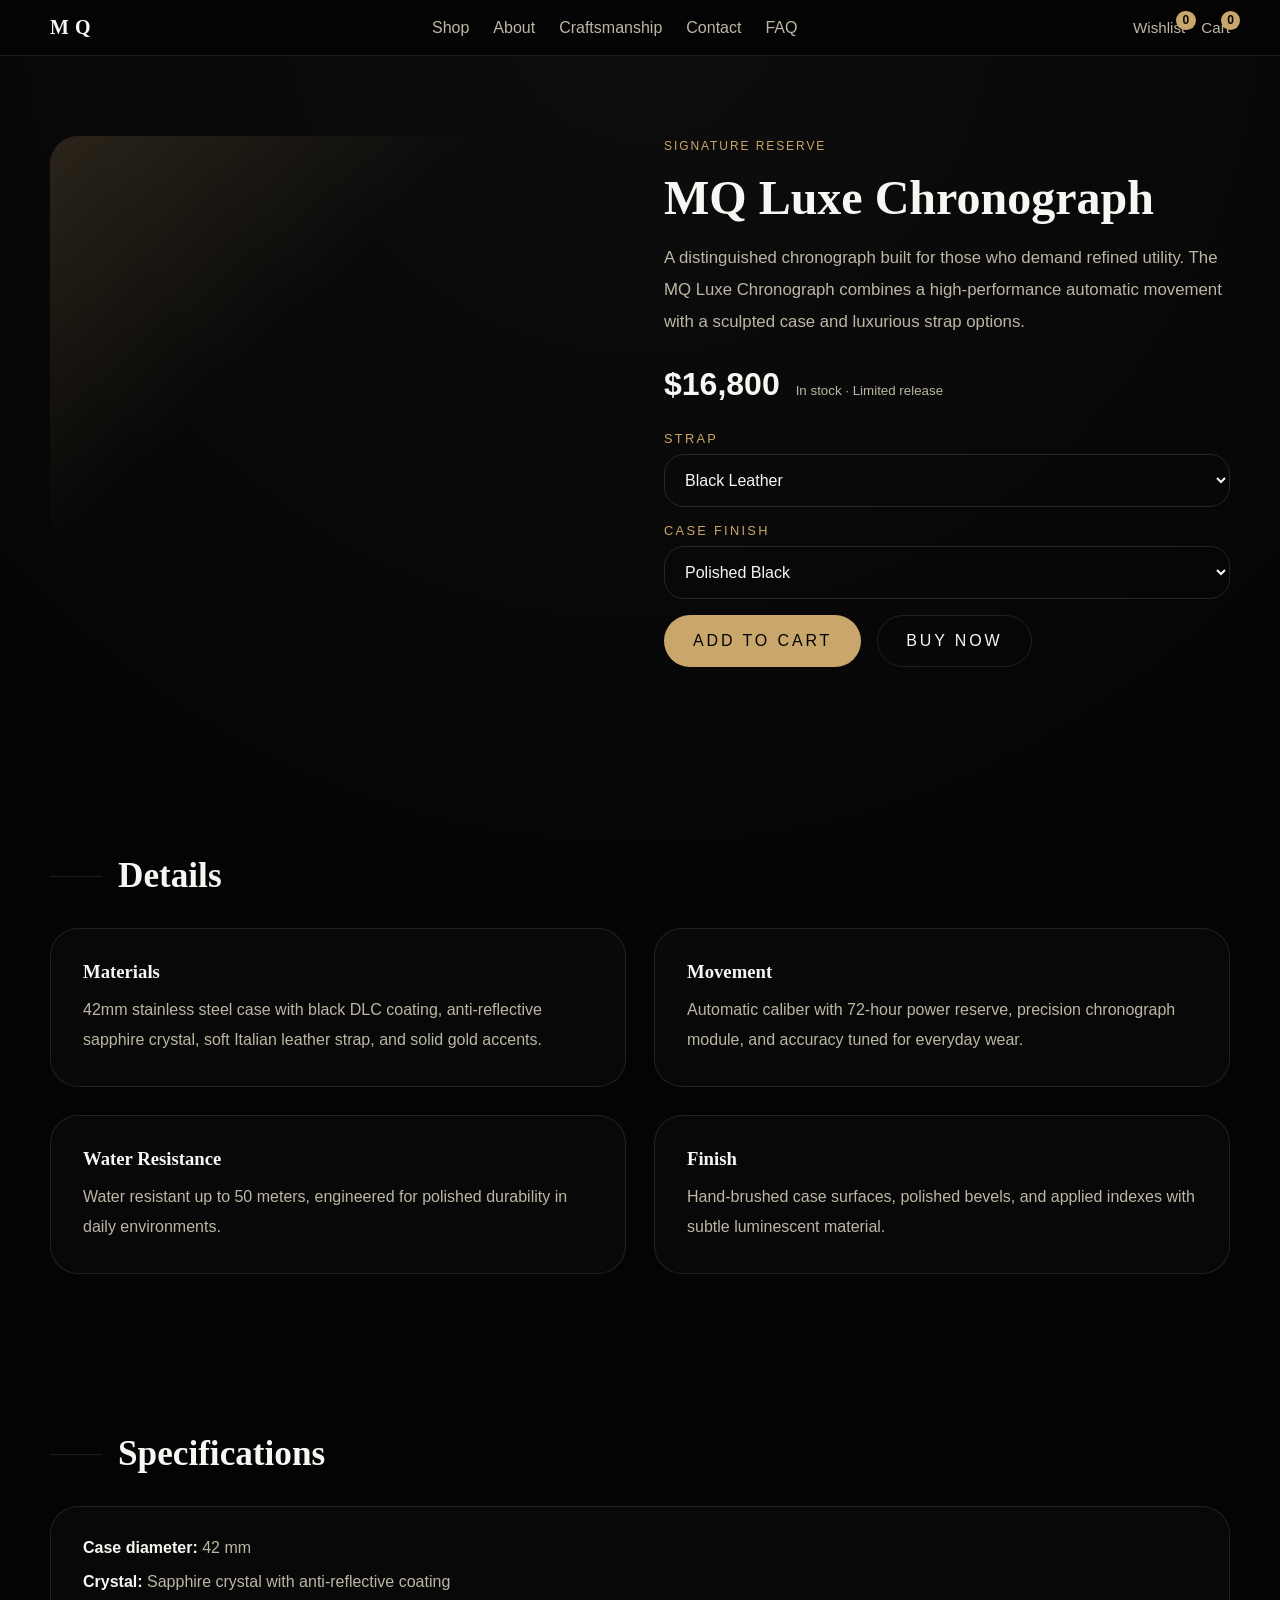
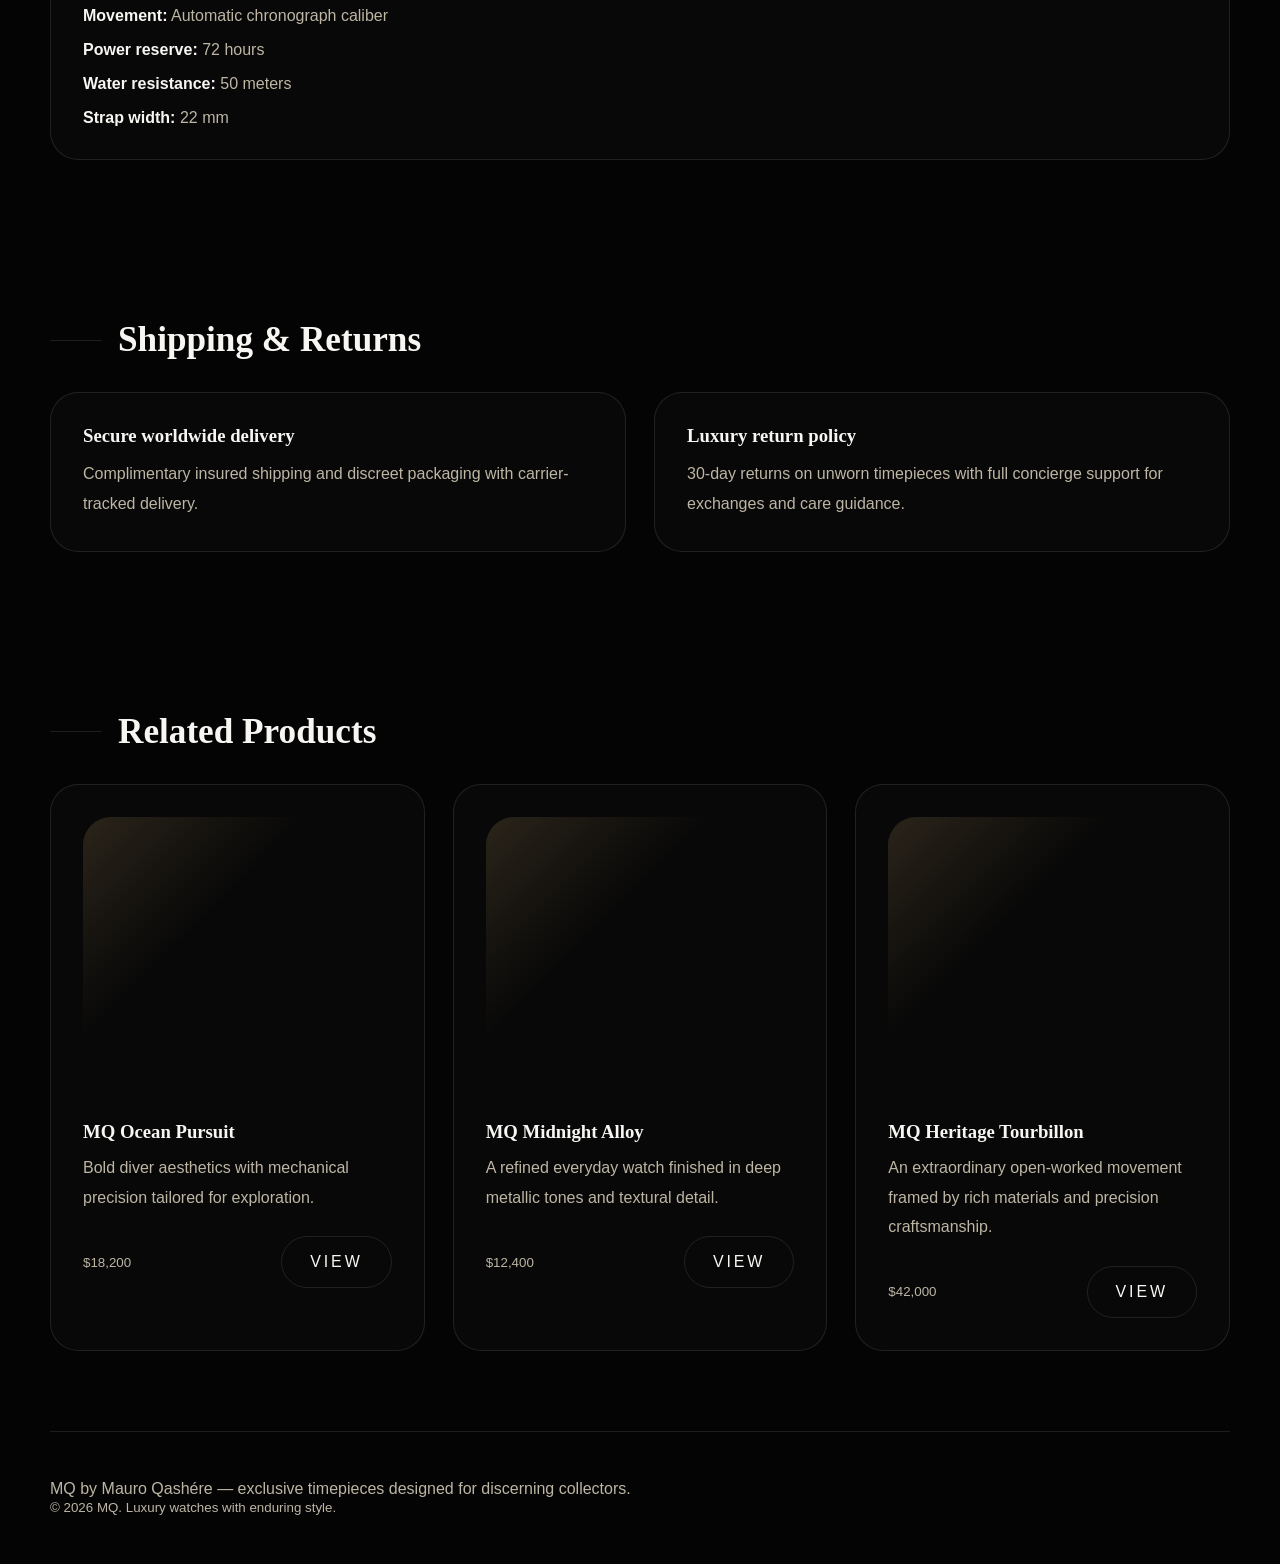
<file: product.html>
<!DOCTYPE html>
<html lang="en">
<head>
  <meta charset="UTF-8">
  <meta name="viewport" content="width=device-width, initial-scale=1.0">
  <meta name="description" content="MQ Luxe Chronograph - premium watch details, materials, movement, and purchasing options from MQ luxury watches.">
  <meta name="keywords" content="MQ Luxe Chronograph, premium watch, luxury timepiece, product details, Mauro Qashére">
  <title>MQ Luxe Chronograph | Product Details</title>
  <link rel="stylesheet" href="styles.css">
</head>
<body>
  <header class="site-header">
    <div class="container navbar">
      <a class="brand-logo" href="index.html">MQ</a>
      <nav class="nav-links">
        <a href="shop.html">Shop</a>
        <a href="about.html">About</a>
        <a href="craftsmanship.html">Craftsmanship</a>
        <a href="contact.html">Contact</a>
        <a href="faq.html">FAQ</a>
      </nav>
      <div class="nav-actions">
        <a class="nav-action" href="wishlist.html">Wishlist <span id="wish-count">0</span></a>
        <a class="nav-action" href="cart.html">Cart <span id="cart-count">0</span></a>
      </div>
    </div>
  </header>

  <main class="container">
    <section class="section">
      <div class="grid grid-2" style="align-items: start; gap: 3rem;">
        <div class="card-hero" style="background-image: url('https://images.unsplash.com/photo-1516728778615-2d590ea1856f?auto=format&fit=crop&w=1100&q=80'); min-height: 560px; background-size: cover; background-position: center;"></div>
        <div>
          <span class="flag">Signature Reserve</span>
          <h2 style="font-family: Georgia, 'Times New Roman', serif; font-size: 3rem; margin: 1rem 0;">MQ Luxe Chronograph</h2>
          <p style="color: var(--muted); line-height: 1.9; font-size: 1.05rem;">A distinguished chronograph built for those who demand refined utility. The MQ Luxe Chronograph combines a high-performance automatic movement with a sculpted case and luxurious strap options.</p>
          <div style="display: flex; align-items: baseline; gap: 1rem; margin: 1.75rem 0;">
            <span style="font-size: 2rem; font-weight: 700;">$16,800</span>
            <small style="color: var(--muted);">In stock · Limited release</small>
          </div>
          <div style="display: grid; gap: 1rem;">
            <label>
              <span style="display: block; margin-bottom: 0.5rem; text-transform: uppercase; letter-spacing: 0.18em; color: var(--gold); font-size: 0.8rem;">Strap</span>
              <select style="width: 100%; border-radius: 20px; border: 1px solid rgba(255,255,255,0.12); background: transparent; color: var(--text); padding: 1rem;">
                <option>Black Leather</option>
                <option>Dark Brown Leather</option>
                <option>Matte Ceramic Bracelet</option>
              </select>
            </label>
            <label>
              <span style="display: block; margin-bottom: 0.5rem; text-transform: uppercase; letter-spacing: 0.18em; color: var(--gold); font-size: 0.8rem;">Case Finish</span>
              <select style="width: 100%; border-radius: 20px; border: 1px solid rgba(255,255,255,0.12); background: transparent; color: var(--text); padding: 1rem;">
                <option>Polished Black</option>
                <option>Brushed Gold</option>
                <option>Smoke Grey</option>
              </select>
            </label>
            <div style="display: flex; gap: 1rem; flex-wrap: wrap;">
              <button class="btn-primary" data-add-to-cart data-product-id="mq-luxe-chronograph" data-product-name="MQ Luxe Chronograph" data-product-price="$16,800">Add to Cart</button>
              <a class="btn-secondary" href="checkout.html">Buy Now</a>
            </div>
          </div>
        </div>
      </div>
    </section>

    <section class="section">
      <div class="section-title"><span></span><h2>Details</h2></div>
      <div class="grid grid-2">
        <div class="highlight-card">
          <h3>Materials</h3>
          <p>42mm stainless steel case with black DLC coating, anti-reflective sapphire crystal, soft Italian leather strap, and solid gold accents.</p>
        </div>
        <div class="highlight-card">
          <h3>Movement</h3>
          <p>Automatic caliber with 72-hour power reserve, precision chronograph module, and accuracy tuned for everyday wear.</p>
        </div>
      </div>
      <div class="grid grid-2" style="margin-top: 1.75rem;">
        <div class="highlight-card">
          <h3>Water Resistance</h3>
          <p>Water resistant up to 50 meters, engineered for polished durability in daily environments.</p>
        </div>
        <div class="highlight-card">
          <h3>Finish</h3>
          <p>Hand-brushed case surfaces, polished bevels, and applied indexes with subtle luminescent material.</p>
        </div>
      </div>
    </section>

    <section class="section">
      <div class="section-title"><span></span><h2>Specifications</h2></div>
      <div class="card">
        <ul style="list-style: none; padding: 0; margin: 0; display: grid; gap: 1rem; color: var(--muted);">
          <li><strong style="color: var(--text);">Case diameter:</strong> 42 mm</li>
          <li><strong style="color: var(--text);">Crystal:</strong> Sapphire crystal with anti-reflective coating</li>
          <li><strong style="color: var(--text);">Movement:</strong> Automatic chronograph caliber</li>
          <li><strong style="color: var(--text);">Power reserve:</strong> 72 hours</li>
          <li><strong style="color: var(--text);">Water resistance:</strong> 50 meters</li>
          <li><strong style="color: var(--text);">Strap width:</strong> 22 mm</li>
        </ul>
      </div>
    </section>

    <section class="section">
      <div class="section-title"><span></span><h2>Shipping & Returns</h2></div>
      <div class="grid grid-2">
        <div class="highlight-card">
          <h3>Secure worldwide delivery</h3>
          <p>Complimentary insured shipping and discreet packaging with carrier-tracked delivery.</p>
        </div>
        <div class="highlight-card">
          <h3>Luxury return policy</h3>
          <p>30-day returns on unworn timepieces with full concierge support for exchanges and care guidance.</p>
        </div>
      </div>
    </section>

    <section class="section">
      <div class="section-title"><span></span><h2>Related Products</h2></div>
      <div class="grid grid-3">
        <article class="card">
          <div class="card-hero" style="background-image: url('https://images.unsplash.com/photo-1516728778615-2d590ea1856f?auto=format&fit=crop&w=1000&q=80'); background-size: cover;"></div>
          <div class="card-content">
            <h3>MQ Ocean Pursuit</h3>
            <p>Bold diver aesthetics with mechanical precision tailored for exploration.</p>
            <div class="card-meta">
              <small>$18,200</small>
              <a class="btn-secondary" href="product.html">View</a>
            </div>
          </div>
        </article>
        <article class="card">
          <div class="card-hero" style="background-image: url('https://images.unsplash.com/photo-1503314885792-f6f726d9cc41?auto=format&fit=crop&w=1000&q=80'); background-size: cover;"></div>
          <div class="card-content">
            <h3>MQ Midnight Alloy</h3>
            <p>A refined everyday watch finished in deep metallic tones and textural detail.</p>
            <div class="card-meta">
              <small>$12,400</small>
              <a class="btn-secondary" href="product.html">View</a>
            </div>
          </div>
        </article>
        <article class="card">
          <div class="card-hero" style="background-image: url('https://images.unsplash.com/photo-1519669556870-0c8d0473c798?auto=format&fit=crop&w=1000&q=80'); background-size: cover;"></div>
          <div class="card-content">
            <h3>MQ Heritage Tourbillon</h3>
            <p>An extraordinary open-worked movement framed by rich materials and precision craftsmanship.</p>
            <div class="card-meta">
              <small>$42,000</small>
              <a class="btn-secondary" href="product.html">View</a>
            </div>
          </div>
        </article>
      </div>
    </section>
  </main>

  <footer class="container footer">
    <p>MQ by Mauro Qashére — exclusive timepieces designed for discerning collectors.</p>
    <small>© 2026 MQ. Luxury watches with enduring style.</small>
  </footer>

  <script src="script.js"></script>
</body>
</html>
</file>
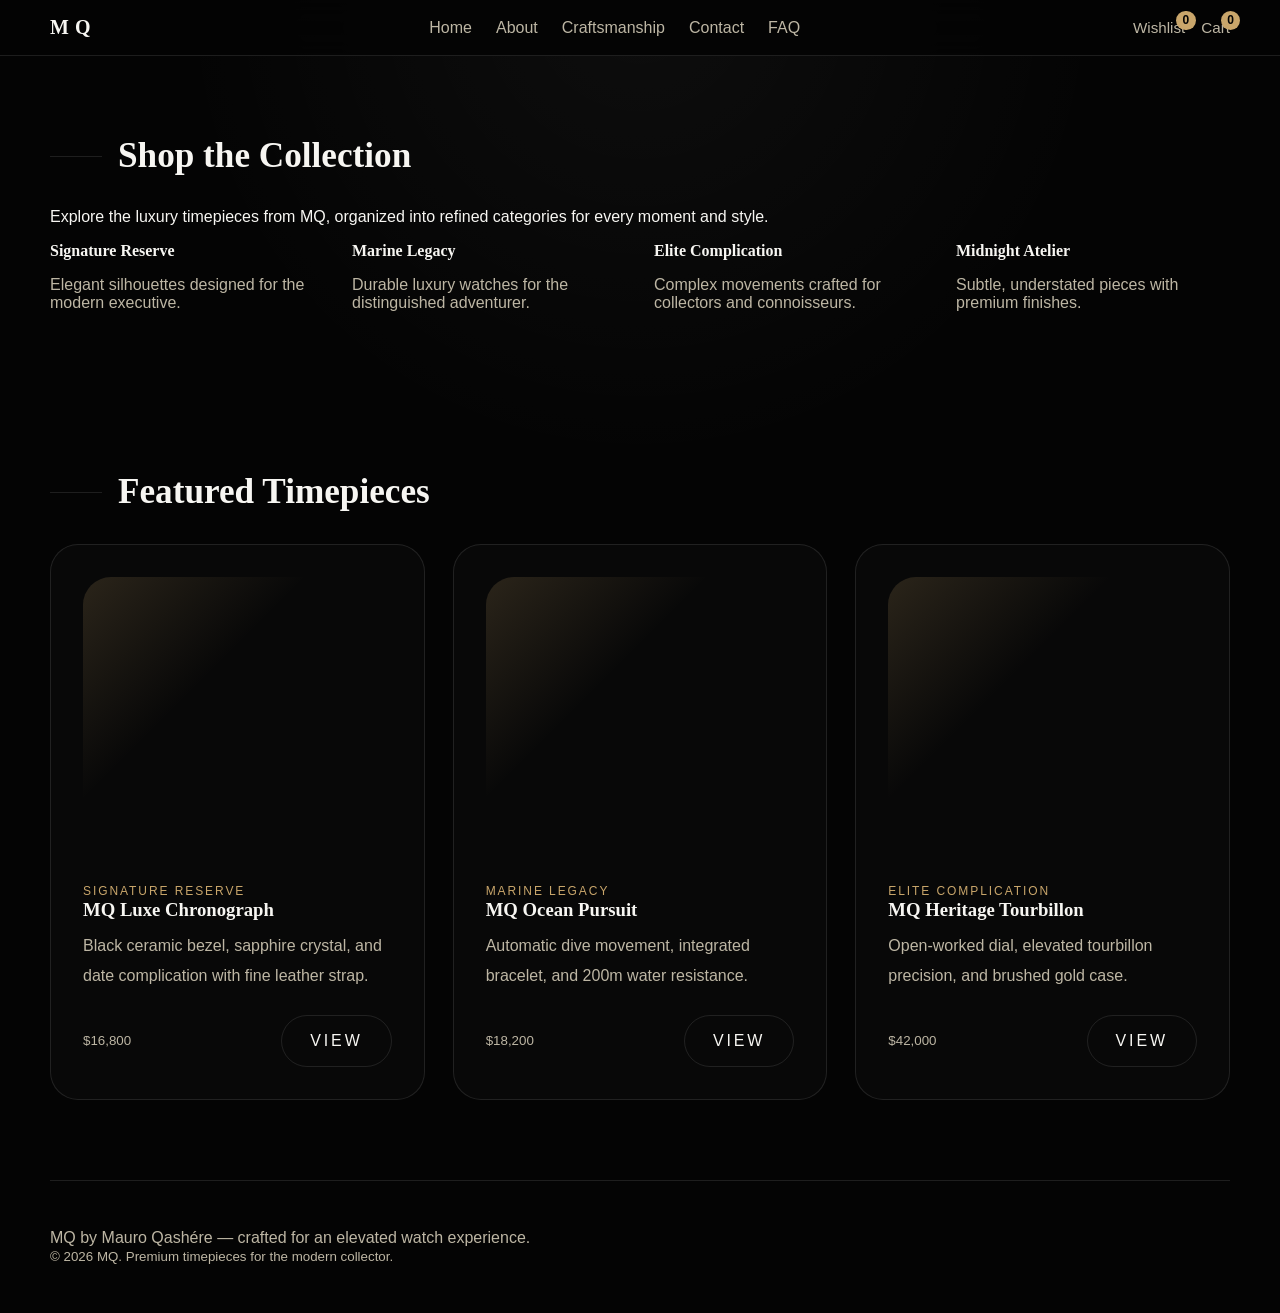
<file: shop.html>
<!DOCTYPE html>
<html lang="en">
<head>
  <meta charset="UTF-8">
  <meta name="viewport" content="width=device-width, initial-scale=1.0">
  <meta name="description" content="Shop MQ luxury watch collections and explore premium timepieces crafted with Swiss-inspired precision.">
  <meta name="keywords" content="MQ shop, luxury watches, watch collections, premium timepieces, Mauro Qashére">
  <title>Shop | MQ Luxury Watches</title>
  <link rel="stylesheet" href="styles.css">
</head>
<body>
  <header class="site-header">
    <div class="container navbar">
      <a class="brand-logo" href="index.html">MQ</a>
      <nav class="nav-links">
        <a href="index.html">Home</a>
        <a href="about.html">About</a>
        <a href="craftsmanship.html">Craftsmanship</a>
        <a href="contact.html">Contact</a>
        <a href="faq.html">FAQ</a>
      </nav>
      <div class="nav-actions">
        <a class="nav-action" href="wishlist.html">Wishlist <span id="wish-count">0</span></a>
        <a class="nav-action" href="cart.html">Cart <span id="cart-count">0</span></a>
      </div>
    </div>
  </header>

  <main class="container">
    <section class="section">
      <div class="section-title"><span></span><h2>Shop the Collection</h2></div>
      <p class="lead">Explore the luxury timepieces from MQ, organized into refined categories for every moment and style.</p>

      <div class="grid featured-grid">
        <div class="feature-card">
          <h4>Signature Reserve</h4>
          <p>Elegant silhouettes designed for the modern executive.</p>
        </div>
        <div class="feature-card">
          <h4>Marine Legacy</h4>
          <p>Durable luxury watches for the distinguished adventurer.</p>
        </div>
        <div class="feature-card">
          <h4>Elite Complication</h4>
          <p>Complex movements crafted for collectors and connoisseurs.</p>
        </div>
        <div class="feature-card">
          <h4>Midnight Atelier</h4>
          <p>Subtle, understated pieces with premium finishes.</p>
        </div>
      </div>
    </section>

    <section class="section">
      <div class="section-title"><span></span><h2>Featured Timepieces</h2></div>
      <div class="grid grid-3">
        <article class="card">
          <div class="card-hero" style="background-image: url('https://images.unsplash.com/photo-1519669556870-0c8d0473c798?auto=format&fit=crop&w=1000&q=80'); background-size: cover;"></div>
          <div class="card-content">
            <span class="flag">Signature Reserve</span>
            <h3>MQ Luxe Chronograph</h3>
            <p>Black ceramic bezel, sapphire crystal, and date complication with fine leather strap.</p>
            <div class="card-meta">
              <small>$16,800</small>
              <a class="btn-secondary" href="product.html">View</a>
            </div>
          </div>
        </article>
        <article class="card">
          <div class="card-hero" style="background-image: url('https://images.unsplash.com/photo-1522312346375-d1a52e2b99b3?auto=format&fit=crop&w=1000&q=80'); background-size: cover;"></div>
          <div class="card-content">
            <span class="flag">Marine Legacy</span>
            <h3>MQ Ocean Pursuit</h3>
            <p>Automatic dive movement, integrated bracelet, and 200m water resistance.</p>
            <div class="card-meta">
              <small>$18,200</small>
              <a class="btn-secondary" href="product.html">View</a>
            </div>
          </div>
        </article>
        <article class="card">
          <div class="card-hero" style="background-image: url('https://images.unsplash.com/photo-1503314885792-f6f726d9cc41?auto=format&fit=crop&w=1000&q=80'); background-size: cover;"></div>
          <div class="card-content">
            <span class="flag">Elite Complication</span>
            <h3>MQ Heritage Tourbillon</h3>
            <p>Open-worked dial, elevated tourbillon precision, and brushed gold case.
            </p>
            <div class="card-meta">
              <small>$42,000</small>
              <a class="btn-secondary" href="product.html">View</a>
            </div>
          </div>
        </article>
      </div>
    </section>
  </main>

  <footer class="container footer">
    <p>MQ by Mauro Qashére — crafted for an elevated watch experience.</p>
    <small>© 2026 MQ. Premium timepieces for the modern collector.</small>
  </footer>

  <script src="script.js"></script>
</body>
</html>
</file>
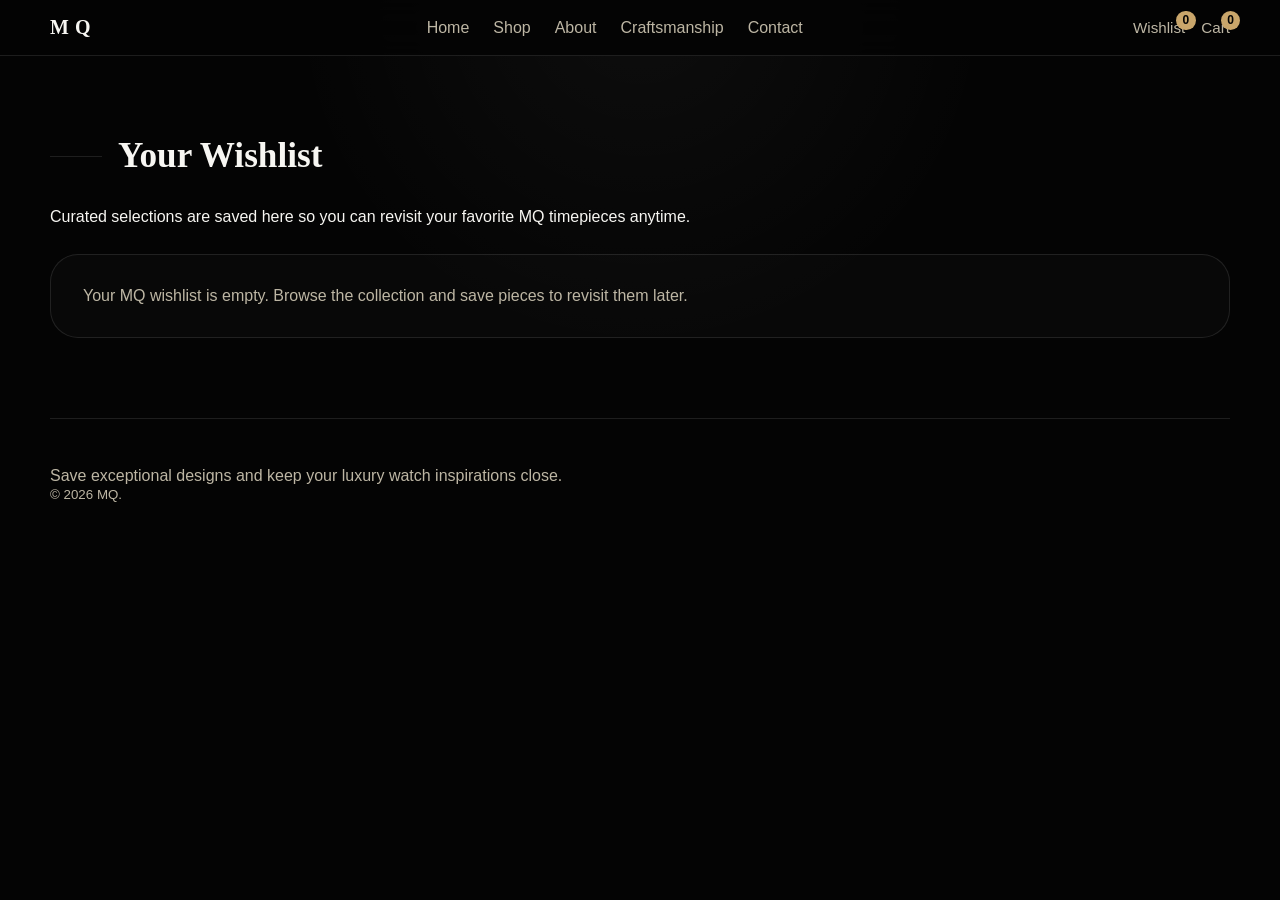
<file: wishlist.html>
<!DOCTYPE html>
<html lang="en">
<head>
  <meta charset="UTF-8">
  <meta name="viewport" content="width=device-width, initial-scale=1.0">
  <meta name="description" content="MQ wishlist - save luxury watch selections and revisit premium timepieces before purchase.">
  <meta name="keywords" content="MQ wishlist, saved watches, luxury timepieces saved, premium watch favorites">
  <title>Wishlist | MQ Luxury Watches</title>
  <link rel="stylesheet" href="styles.css">
</head>
<body>
  <header class="site-header">
    <div class="container navbar">
      <a class="brand-logo" href="index.html">MQ</a>
      <nav class="nav-links">
        <a href="index.html">Home</a>
        <a href="shop.html">Shop</a>
        <a href="about.html">About</a>
        <a href="craftsmanship.html">Craftsmanship</a>
        <a href="contact.html">Contact</a>
      </nav>
      <div class="nav-actions">
        <a class="nav-action" href="wishlist.html">Wishlist <span id="wish-count">0</span></a>
        <a class="nav-action" href="cart.html">Cart <span id="cart-count">0</span></a>
      </div>
    </div>
  </header>
  <main class="container">
    <section class="section">
      <div class="section-title"><span></span><h2>Your Wishlist</h2></div>
      <p class="lead">Curated selections are saved here so you can revisit your favorite MQ timepieces anytime.</p>
      <div id="wishlist-items" class="grid" style="gap: 1.25rem; margin-top: 1.75rem;"></div>
    </section>
  </main>
  <footer class="container footer">
    <p>Save exceptional designs and keep your luxury watch inspirations close.</p>
    <small>© 2026 MQ.</small>
  </footer>
  <script src="script.js"></script>
</body>
</html>
</file>
<file: styles.css>
/* MQ Luxury Watches */
:root {
  color-scheme: dark;
  --bg: #040404;
  --surface: #0f0f0f;
  --surface-soft: rgba(255, 255, 255, 0.04);
  --text: #f7f6f2;
  --muted: #bdb6a4;
  --gold: #c9a66b;
  --gold-soft: rgba(201, 166, 107, 0.18);
  --border: rgba(255, 255, 255, 0.1);
  --radius: 28px;
  font-family: "Inter", "Helvetica Neue", Arial, sans-serif;
  font-size: 16px;
}
* {
  box-sizing: border-box;
}
html {
  scroll-behavior: smooth;
}
body {
  margin: 0;
  min-height: 100vh;
  background: radial-gradient(circle at top, rgba(255, 255, 255, 0.04), transparent 32%), #040404;
  color: var(--text);
}
a {
  color: inherit;
  text-decoration: none;
}
img, video {
  max-width: 100%;
  display: block;
}
button, input, select, textarea {
  font: inherit;
}
button {
  cursor: pointer;
}
.container {
  width: min(1180px, calc(100% - 2rem));
  margin: 0 auto;
}
.site-header {
  position: sticky;
  top: 0;
  z-index: 20;
  backdrop-filter: blur(18px);
  background: rgba(4, 4, 4, 0.86);
  border-bottom: 1px solid var(--border);
}
.navbar {
  display: flex;
  align-items: center;
  justify-content: space-between;
  gap: 1rem;
  padding: 1rem 0;
}
.brand-logo {
  font-family: Georgia, "Times New Roman", serif;
  font-size: 1.25rem;
  letter-spacing: 0.3em;
  text-transform: uppercase;
  font-weight: 700;
}
.nav-links {
  display: flex;
  align-items: center;
  gap: 1.5rem;
  flex-wrap: wrap;
}
.nav-links a {
  color: var(--muted);
  transition: color 0.25s ease;
}
.nav-links a:hover {
  color: var(--text);
}
.nav-actions {
  display: flex;
  align-items: center;
  gap: 1rem;
}
.nav-action {
  position: relative;
  font-size: 0.95rem;
  color: var(--muted);
}
.nav-action span {
  position: absolute;
  top: -0.5rem;
  right: -0.65rem;
  padding: 0.15rem 0.4rem;
  border-radius: 999px;
  background: var(--gold);
  color: #040404;
  font-weight: 700;
  font-size: 0.75rem;
}
.hero {
  min-height: calc(100vh - 88px);
  display: grid;
  align-items: center;
  gap: 3rem;
  padding: 4rem 0;
}
.hero-grid {
  display: grid;
  grid-template-columns: minmax(0, 1.1fr) minmax(320px, 0.9fr);
  gap: 3rem;
  align-items: center;
}
.hero-copy {
  max-width: 520px;
}
.hero-copy p {
  margin: 0;
  font-size: 0.95rem;
  letter-spacing: 0.14em;
  text-transform: uppercase;
  color: var(--gold);
}
.hero-copy h1 {
  margin: 1rem 0 1.5rem;
  font-family: Georgia, "Times New Roman", serif;
  font-size: clamp(3rem, 4.4vw, 5.2rem);
  line-height: 0.9;
  letter-spacing: -0.05em;
}
.hero-copy p.lead {
  max-width: 42rem;
  line-height: 1.85;
  color: var(--muted);
}
.hero-actions {
  display: flex;
  flex-wrap: wrap;
  gap: 1rem;
  margin-top: 2rem;
}
.btn-primary,
.btn-secondary {
  border: 1px solid var(--border);
  border-radius: 999px;
  padding: 1rem 1.75rem;
  text-transform: uppercase;
  letter-spacing: 0.18em;
  transition: transform 0.25s ease, background 0.25s ease, border-color 0.25s ease;
}
.btn-primary {
  background: var(--gold);
  color: #040404;
  border-color: transparent;
}
.btn-secondary {
  background: transparent;
  color: var(--text);
}
.btn-primary:hover,
.btn-secondary:hover {
  transform: translateY(-2px);
}
.hero-visual {
  position: relative;
  min-height: 500px;
  overflow: hidden;
  border-radius: 48px;
  background: linear-gradient(180deg, rgba(255,255,255,0.04), rgba(4,4,4,0.95));
  box-shadow: 0 40px 120px rgba(0, 0, 0, 0.35);
}
.hero-video {
  width: 100%;
  height: 100%;
  object-fit: cover;
  display: block;
}
.hero-overlay {
  position: absolute;
  inset: 0;
  background: linear-gradient(180deg, transparent 10%, rgba(4,4,4,0.75) 80%);
}
.hero-face {
  position: absolute;
  inset: 0;
  display: flex;
  align-items: flex-end;
  justify-content: center;
  padding: 2rem;
}
.hero-face div {
  width: min(80%, 420px);
  border: 1px solid rgba(255,255,255,0.12);
  padding: 1.6rem;
  border-radius: 24px;
  background: rgba(4,4,4,0.72);
  backdrop-filter: blur(18px);
}
.hero-face span {
  color: var(--gold);
  font-size: 0.75rem;
  letter-spacing: 0.2em;
  text-transform: uppercase;
}
.hero-face h2 {
  margin: 1rem 0 0.5rem;
  font-family: Georgia, "Times New Roman", serif;
  font-size: 1.85rem;
}
.hero-face p {
  margin: 0;
  color: var(--muted);
  line-height: 1.8;
}
.section {
  padding: 5rem 0;
}
.section-title {
  display: flex;
  align-items: center;
  gap: 1rem;
  margin-bottom: 2rem;
  color: var(--text);
}
.section-title span {
  width: 52px;
  height: 1px;
  display: inline-block;
  background: var(--border);
}
.section-title h2 {
  margin: 0;
  font-family: Georgia, "Times New Roman", serif;
  font-size: 2.2rem;
}
.grid {
  display: grid;
  gap: 1.75rem;
}
.grid-3 {
  grid-template-columns: repeat(3, minmax(0, 1fr));
}
.grid-2 {
  grid-template-columns: repeat(2, minmax(0, 1fr));
}
.card {
  background: rgba(255, 255, 255, 0.02);
  border: 1px solid var(--border);
  border-radius: var(--radius);
  padding: 2rem;
  overflow: hidden;
}
.card-hero {
  position: relative;
  min-height: 280px;
  border-radius: 28px;
  overflow: hidden;
  background: linear-gradient(180deg, rgba(255,255,255,0.05), rgba(0,0,0,0.3));
}
.card-hero::after {
  content: "";
  position: absolute;
  inset: 0;
  background-image: linear-gradient(135deg, rgba(201,166,107,0.18) 0%, transparent 38%);
}
.card-content {
  margin-top: 1.5rem;
}
.card-content h3 {
  margin: 0 0 0.65rem;
  font-family: Georgia, "Times New Roman", serif;
}
.card-content p {
  margin: 0;
  color: var(--muted);
  line-height: 1.85;
}
.card-meta {
  margin-top: 1.5rem;
  display: flex;
  justify-content: space-between;
  align-items: center;
}
.card-meta small {
  color: var(--muted);
}
.card-meta .label {
  text-transform: uppercase;
  letter-spacing: 0.16em;
  color: var(--gold);
  font-size: 0.8rem;
}
.flag {
  display: inline-flex;
  align-items: center;
  gap: 0.45rem;
  text-transform: uppercase;
  letter-spacing: 0.16em;
  color: var(--gold);
  font-size: 0.75rem;
}
.preview-grid {
  display: grid;
  gap: 1.75rem;
  grid-template-columns: repeat(3, minmax(0, 1fr));
}
.preview-card {
  position: relative;
  border-radius: 30px;
  overflow: hidden;
  min-height: 320px;
  background: linear-gradient(180deg, rgba(255,255,255,0.05), rgba(0,0,0,0.25));
}
.preview-card::before {
  content: "";
  position: absolute;
  inset: 0;
  background: linear-gradient(180deg, transparent 30%, rgba(4,4,4,0.85) 85%);
}
.preview-card .preview-copy {
  position: absolute;
  bottom: 1.5rem;
  left: 1.5rem;
  right: 1.5rem;
  z-index: 1;
}
.preview-card h3,
.preview-card p {
  margin: 0;
}
.preview-card h3 {
  font-family: Georgia, "Times New Roman", serif;
  margin-bottom: 0.75rem;
  font-size: 1.6rem;
}
.preview-card p {
  color: var(--muted);
  line-height: 1.8;
}
.preview-card:nth-child(1) { background: url('https://images.unsplash.com/photo-1517423440428-a5a00ad493e8?auto=format&fit=crop&w=1000&q=80') center/cover no-repeat; }
.preview-card:nth-child(2) { background: url('https://images.unsplash.com/photo-1516728778615-2d590ea1856f?auto=format&fit=crop&w=1000&q=80') center/cover no-repeat; }
.preview-card:nth-child(3) { background: url('https://images.unsplash.com/photo-1519669556870-0c8d0473c798?auto=format&fit=crop&w=1000&q=80') center/cover no-repeat; }
.grid-card {
  display: grid;
  grid-template-columns: 1fr 1fr;
  gap: 1.75rem;
  align-items: center;
}
.featured-grid {
  grid-template-columns: repeat(4, minmax(0, 1fr));
}
.feature-card {
  display: grid;
  gap: 1rem;
}
.feature-card h4 {
  margin: 0;
  font-family: Georgia, "Times New Roman", serif;
}
.feature-card p {
  margin: 0;
  color: var(--muted);
}
.testimonial-card {
  background: rgba(255,255,255,0.03);
  border: 1px solid var(--border);
  border-radius: 30px;
  padding: 2rem;
}
.testimonial-card p {
  margin: 0 0 1.5rem;
  color: var(--muted);
  line-height: 1.9;
}
.testimonial-card strong {
  display: block;
  font-family: Georgia, "Times New Roman", serif;
  font-size: 1rem;
}
.highlight-group {
  display: grid;
  gap: 1.5rem;
  grid-template-columns: repeat(3, minmax(0, 1fr));
}
.highlight-card {
  border-radius: 28px;
  overflow: hidden;
  background: rgba(255,255,255,0.02);
  border: 1px solid var(--border);
  padding: 2rem;
}
.highlight-card h3 {
  margin: 0 0 0.75rem;
  font-family: Georgia, "Times New Roman", serif;
}
.highlight-card p {
  margin: 0;
  color: var(--muted);
  line-height: 1.85;
}
.newsletter {
  display: grid;
  grid-template-columns: 1fr auto;
  gap: 1rem;
  align-items: center;
  background: rgba(255,255,255,0.04);
  border: 1px solid var(--border);
  border-radius: 28px;
  padding: 2rem;
}
.newsletter-content h3 {
  margin: 0 0 0.75rem;
  font-family: Georgia, "Times New Roman", serif;
}
.newsletter-content p {
  margin: 0;
  color: var(--muted);
}
.newsletter-form {
  display: flex;
  gap: 0.75rem;
  flex-wrap: wrap;
}
.newsletter-form input {
  flex: 1;
  min-width: 220px;
  border: 1px solid rgba(255,255,255,0.12);
  border-radius: 999px;
  padding: 1rem 1.25rem;
  background: transparent;
  color: var(--text);
}
.newsletter-form button {
  border-radius: 999px;
  border: none;
  background: var(--text);
  color: #040404;
  padding: 1rem 1.6rem;
  font-weight: 700;
}
.footer {
  padding: 3rem 0;
  border-top: 1px solid var(--border);
  color: var(--muted);
}
.footer p,
.footer small {
  margin: 0;
}
@media (max-width: 900px) {
  .hero-grid,
  .preview-grid,
  .featured-grid,
  .grid-2,
  .grid-3,
  .highlight-group,
  .grid-card,
  .newsletter {
    grid-template-columns: 1fr;
  }
  .hero {
    padding: 3rem 0;
  }
}
@media (max-width: 620px) {
  .navbar {
    flex-direction: column;
    align-items: flex-start;
  }
  .nav-links {
    gap: 1rem;
  }
  .hero-visual {
    min-height: 360px;
  }
}
</file>
